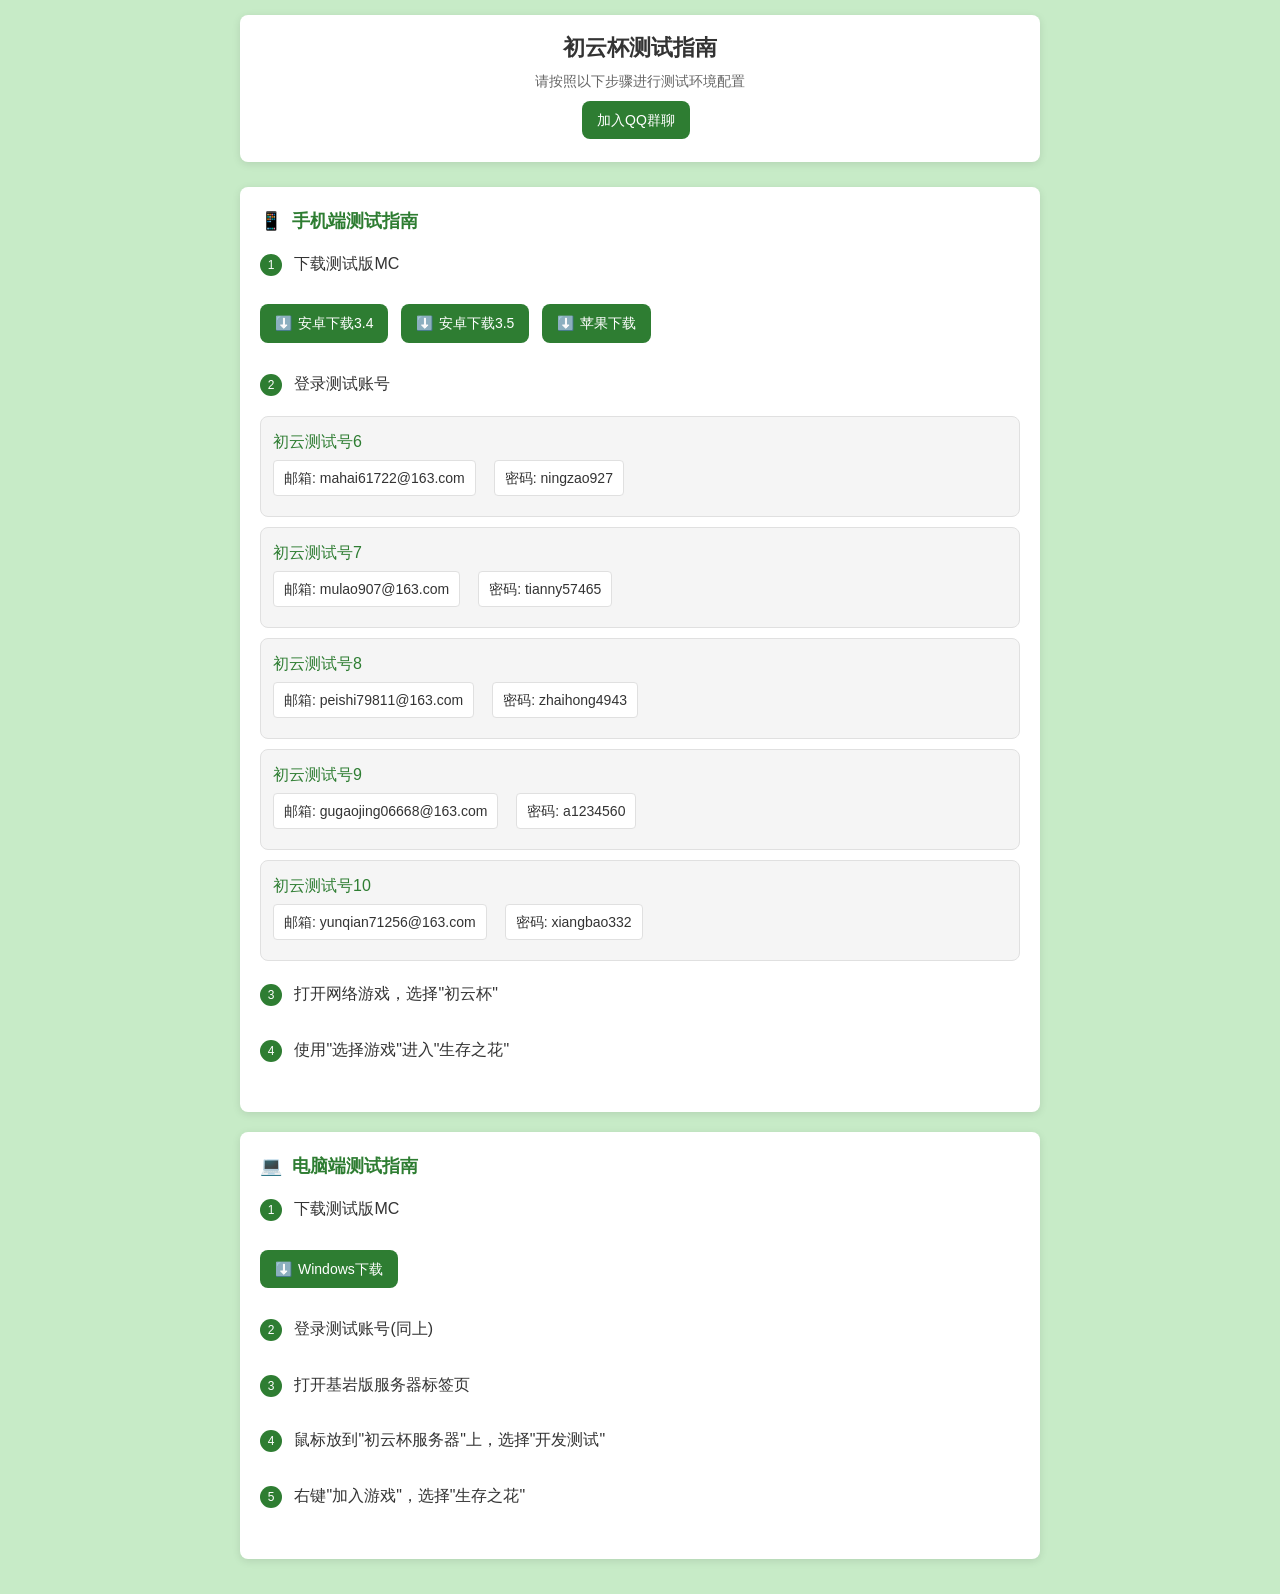
<file: mc初云杯内测.html>
<!DOCTYPE html>
<html lang="zh-CN">
<head>
    <meta charset="UTF-8">
    <meta name="viewport" content="width=device-width, initial-scale=1.0">
    <title>初云杯测试指南 - 西瓜云</title>
    <style>
        :root {
            --primary-color: #C7EBC7;
            --bg-color: #ffffff;
            --text-color: #333333;
            --secondary-text: #666666;
            --border-color: #e0e0e0;
            --border-radius: 8px;
            --shadow: 0 2px 8px rgba(0, 0, 0, 0.1);
        }

        * {
            box-sizing: border-box;
            margin: 0;
            padding: 0;
        }

        body {
            font-family: -apple-system, BlinkMacSystemFont, "Segoe UI", Roboto, Helvetica, Arial, sans-serif;
            line-height: 1.6;
            color: var(--text-color);
            background-color: var(--primary-color);
            padding: 15px;
            -webkit-font-smoothing: antialiased;
        }

        .container {
            max-width: 800px;
            margin: 0 auto;
        }

        header {
            text-align: center;
            margin-bottom: 25px;
            padding: 15px;
            background-color: var(--bg-color);
            border-radius: var(--border-radius);
            box-shadow: var(--shadow);
        }

        h1 {
            font-size: 22px;
            font-weight: 600;
            color: var(--text-color);
            margin-bottom: 5px;
        }

        .subtitle {
            color: var(--secondary-text);
            font-size: 14px;
        }

        .card {
            background-color: var(--bg-color);
            border-radius: var(--border-radius);
            padding: 20px;
            margin-bottom: 20px;
            box-shadow: var(--shadow);
        }

        .card-title {
            font-size: 18px;
            font-weight: 600;
            margin-bottom: 15px;
            display: flex;
            align-items: center;
            color: #2e7d32;
        }

        .card-title .icon {
            margin-right: 10px;
        }

        .step {
            margin-bottom: 20px;
        }

        .step-number {
            display: inline-block;
            width: 22px;
            height: 22px;
            background-color: #2e7d32;
            color: white;
            border-radius: 50%;
            text-align: center;
            line-height: 22px;
            font-size: 12px;
            margin-right: 8px;
        }

        .step-title {
            font-weight: 500;
            font-size: 16px;
            margin-bottom: 10px;
            display: inline-block;
        }

        .download-btn {
            display: inline-flex;
            align-items: center;
            background-color: #2e7d32;
            color: white;
            padding: 8px 15px;
            border-radius: var(--border-radius);
            text-decoration: none;
            font-weight: 500;
            margin: 8px 8px 8px 0;
            transition: all 0.2s;
            font-size: 14px;
        }

        .download-btn:hover {
            background-color: #1b5e20;
            transform: scale(1.02);
        }

        .download-btn .icon {
            margin-right: 6px;
        }

        .account-list {
            margin-top: 10px;
        }

        .account-item {
            background-color: #f5f5f5;
            border-radius: var(--border-radius);
            padding: 12px;
            margin-bottom: 10px;
            position: relative;
            transition: all 0.2s;
            border: 1px solid var(--border-color);
        }

        .account-info {
            display: flex;
            flex-wrap: wrap;
            gap: 10px;
        }

        .account-label {
            font-weight: 500;
            margin-bottom: 5px;
            color: #2e7d32;
        }

        .copyable {
            padding: 6px 10px;
            background-color: white;
            border-radius: 4px;
            border: 1px solid var(--border-color);
            margin-right: 8px;
            margin-bottom: 8px;
            cursor: pointer;
            transition: all 0.2s;
            position: relative;
            font-size: 14px;
            display: inline-flex;
            align-items: center;
        }

        .copyable:hover {
            background-color: #e8f5e9;
        }

        .copyable:active {
            transform: scale(0.98);
        }

        .copyable::after {
            content: "点击复制";
            position: absolute;
            right: -60px;
            top: 50%;
            transform: translateY(-50%);
            font-size: 12px;
            color: var(--secondary-text);
            opacity: 0;
            transition: opacity 0.2s;
            white-space: nowrap;
        }

        .copyable:hover::after {
            opacity: 1;
        }

        .copied-notice {
            position: fixed;
            bottom: 20px;
            left: 50%;
            transform: translateX(-50%);
            background-color: rgba(0, 0, 0, 0.7);
            color: white;
            padding: 8px 16px;
            border-radius: var(--border-radius);
            font-size: 14px;
            opacity: 0;
            transition: opacity 0.3s;
            z-index: 100;
            pointer-events: none;
        }

        .show-notice {
            opacity: 1;
        }

        @media (max-width: 600px) {
            body {
                padding: 10px;
            }

            .card {
                padding: 15px;
            }

            .card-title {
                font-size: 16px;
            }

            .step-title {
                font-size: 14px;
            }

            .download-btn {
                font-size: 13px;
                padding: 6px 12px;
            }

            .copyable {
                font-size: 13px;
                padding: 5px 8px;
            }

            .copyable::after {
                display: none;
            }
        }
    </style>
</head>
<body>
    <div class="container">
        <header>
            <h1>初云杯测试指南</h1>
            <p class="subtitle">请按照以下步骤进行测试环境配置</p>
            <a href="https://qm.qq.com/q/baEquo2ize" target="_blank" class="download-btn" onclick="copyLink(event, 'https://qm.qq.com/q/baEquo2ize')">
                <span>加入QQ群聊</span>
            </a>
        </header>

        <div class="card">
            <div class="card-title">
                <span class="icon">📱</span>
                <span>手机端测试指南</span>
            </div>

            <div class="step">
                <div>
                    <span class="step-number">1</span>
                    <span class="step-title">下载测试版MC</span>
                </div>
                <div style="margin-top: 10px;">
                    <a href="https://g79.gdl.netease.com/dev_launcher_3.4.201.274956.apk?key1=c120705b0e645d77422238d4e7dc01ee&key2=68cce512" target="_blank" class="download-btn" onclick="copyLink(event, 'https://g79.gdl.netease.com/dev_launcher_3.4.201.274956.apk?key1=c120705b0e645d77422238d4e7dc01ee&key2=68cce512')">
                        <span class="icon">⬇️</span>
                        <span>安卓下载3.4</span>
                    </a>
                    <a href="https://g79.gdl.netease.com/dev_launcher_3.5.100.278638.apk?key1=8908d862bfd8d7b4f4492510d5dc2c5a&key2=68cce5a8" target="_blank" class="download-btn" onclick="copyLink(event, 'https://g79.gdl.netease.com/dev_launcher_3.5.100.278638.apk?key1=8908d862bfd8d7b4f4492510d5dc2c5a&key2=68cce5a8')">
                        <span class="icon">⬇️</span>
                        <span>安卓下载3.5</span>
                    </a>
                    <a href="https://testflight.apple.com/join/mOxZm1dD" target="_blank" class="download-btn" onclick="copyLink(event, 'https://testflight.apple.com/join/mOxZm1dD')">
                        <span class="icon">⬇️</span>
                        <span>苹果下载</span>
                    </a>
                </div>
            </div>

            <div class="step">
                <div>
                    <span class="step-number">2</span>
                    <span class="step-title">登录测试账号</span>
                </div>
                <div class="account-list">
                    <div class="account-item">
                        <div class="account-label">初云测试号6</div>
                        <div class="account-info">
                            <span class="copyable" onclick="copyToClipboard('mahai61722@163.com')">邮箱: mahai61722@163.com</span>
                            <span class="copyable" onclick="copyToClipboard('ningzao927')">密码: ningzao927</span>
                        </div>
                    </div>
                    <div class="account-item">
                        <div class="account-label">初云测试号7</div>
                        <div class="account-info">
                            <span class="copyable" onclick="copyToClipboard('mulao907@163.com')">邮箱: mulao907@163.com</span>
                            <span class="copyable" onclick="copyToClipboard('tianny57465')">密码: tianny57465</span>
                        </div>
                    </div>
                    <div class="account-item">
                        <div class="account-label">初云测试号8</div>
                        <div class="account-info">
                            <span class="copyable" onclick="copyToClipboard('peishi79811@163.com')">邮箱: peishi79811@163.com</span>
                            <span class="copyable" onclick="copyToClipboard('zhaihong4943')">密码: zhaihong4943</span>
                        </div>
                    </div>
                    <div class="account-item">
                        <div class="account-label">初云测试号9</div>
                        <div class="account-info">
                            <span class="copyable" onclick="copyToClipboard('gugaojing06668@163.com')">邮箱: gugaojing06668@163.com</span>
                            <span class="copyable" onclick="copyToClipboard('a1234560')">密码: a1234560</span>
                        </div>
                    </div>
                    <div class="account-item">
                        <div class="account-label">初云测试号10</div>
                        <div class="account-info">
                            <span class="copyable" onclick="copyToClipboard('yunqian71256@163.com')">邮箱: yunqian71256@163.com</span>
                            <span class="copyable" onclick="copyToClipboard('xiangbao332')">密码: xiangbao332</span>
                        </div>
                    </div>
                </div>
            </div>

            <div class="step">
                <span class="step-number">3</span>
                <span class="step-title">打开网络游戏，选择"初云杯"</span>
            </div>

            <div class="step">
                <span class="step-number">4</span>
                <span class="step-title">使用"选择游戏"进入"生存之花"</span>
            </div>
        </div>

        <div class="card">
            <div class="card-title">
                <span class="icon">💻</span>
                <span>电脑端测试指南</span>
            </div>

            <div class="step">
                <div>
                    <span class="step-number">1</span>
                    <span class="step-title">下载测试版MC</span>
                </div>
                <div style="margin-top: 10px;">
                    <a href="https://adl.netease.com/d/g/mc/c/dev" target="_blank" class="download-btn" onclick="copyLink(event, 'https://adl.netease.com/d/g/mc/c/dev')">
                        <span class="icon">⬇️</span>
                        <span>Windows下载</span>
                    </a>
                </div>
            </div>

            <div class="step">
                <div>
                    <span class="step-number">2</span>
                    <span class="step-title">登录测试账号(同上)</span>
                </div>
            </div>

            <div class="step">
                <span class="step-number">3</span>
                <span class="step-title">打开基岩版服务器标签页</span>
            </div>

            <div class="step">
                <span class="step-number">4</span>
                <span class="step-title">鼠标放到"初云杯服务器"上，选择"开发测试"</span>
            </div>

            <div class="step">
                <span class="step-number">5</span>
                <span class="step-title">右键"加入游戏"，选择"生存之花"</span>
            </div>
        </div>
    </div>

    <div class="copied-notice" id="copiedNotice">已复制到剪贴板</div>

    <script>
        function copyToClipboard(text) {
            navigator.clipboard.writeText(text).then(() => {
                showNotice();
            });
        }

        function copyLink(event, link) {
            event.preventDefault();
            navigator.clipboard.writeText(link).then(() => {
                showNotice();
                // 延迟跳转以确保复制完成
                setTimeout(() => {
                    window.open(link, '_blank');
                }, 100);
            });
        }

        function showNotice() {
            const notice = document.getElementById('copiedNotice');
            notice.classList.add('show-notice');
            setTimeout(() => {
                notice.classList.remove('show-notice');
            }, 2000);
        }
    </script>
</body>
</html>
</file>
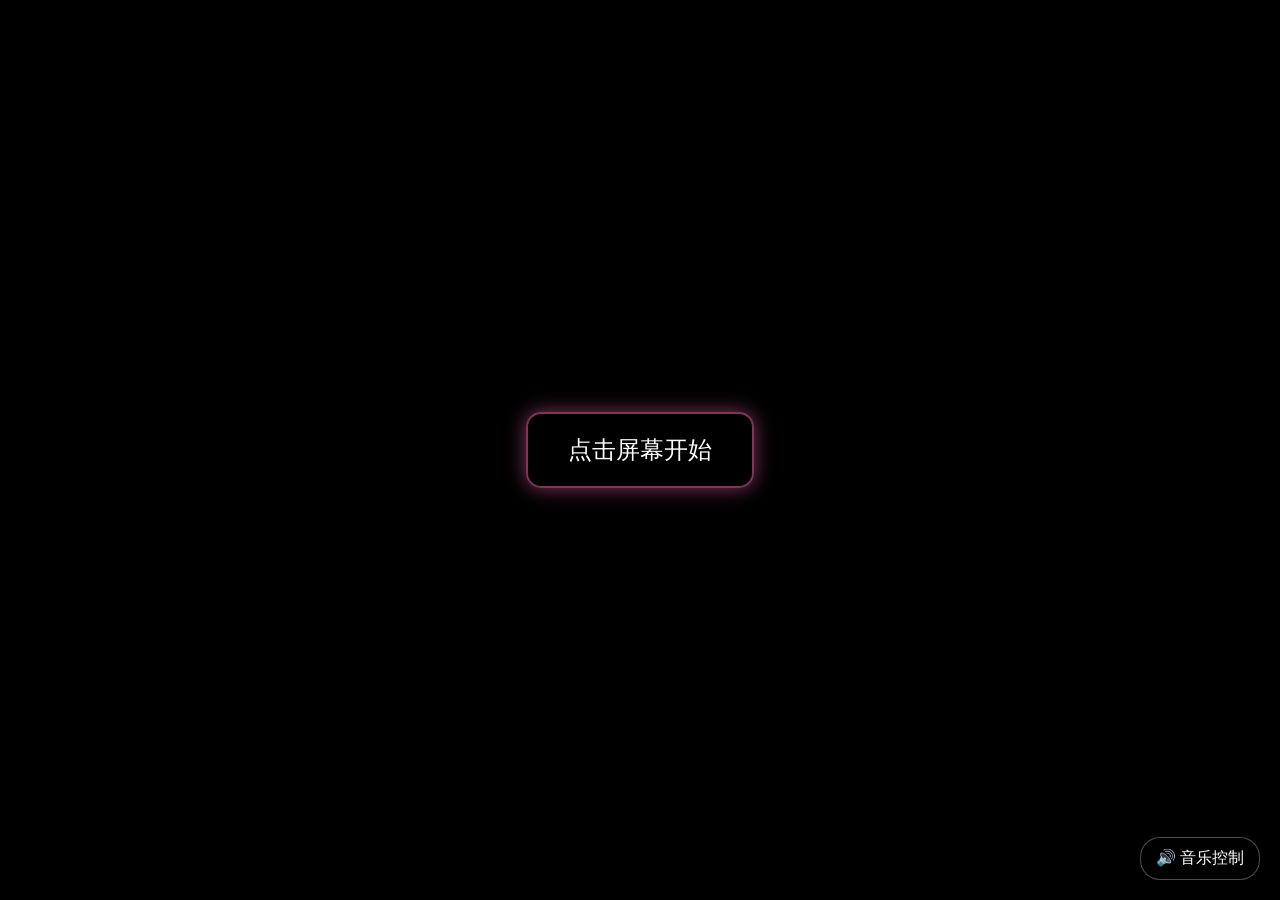
<file: 文本显示.html>
<!DOCTYPE html>
<html lang="zh-CN">
<head>
    <meta charset="UTF-8">
    <meta name="viewport" content="width=device-width, initial-scale=1.0">
    <title>爱心文本与烟花背景</title>
    <style>
        * {
            margin: 0;
            padding: 0;
            box-sizing: border-box;
        }
        
        body {
            background-color: #000;
            overflow: hidden;
            width: 100vw;
            height: 100vh;
            font-family: 'Arial', sans-serif;
            cursor: pointer;
        }
        
        canvas {
            position: absolute;
            top: 0;
            left: 0;
            width: 100%;
            height: 100%;
        }
        
        #fireworksCanvas {
            z-index: 1;
        }
        
        #heartCanvas {
            z-index: 2;
        }
        
        #textCanvas {
            z-index: 3;
        }
        
        .start-message {
            position: absolute;
            top: 50%;
            left: 50%;
            transform: translate(-50%, -50%);
            color: white;
            font-size: 24px;
            text-align: center;
            z-index: 10;
            background: rgba(0, 0, 0, 0.7);
            padding: 20px 40px;
            border-radius: 15px;
            pointer-events: none;
            box-shadow: 0 0 20px rgba(255, 105, 180, 0.5);
            border: 2px solid rgba(255, 105, 180, 0.5);
        }
        
        .audio-control {
            position: absolute;
            bottom: 20px;
            right: 20px;
            z-index: 10;
            background: rgba(0, 0, 0, 0.7);
            color: white;
            padding: 10px 15px;
            border-radius: 20px;
            cursor: pointer;
            border: 1px solid rgba(255, 255, 255, 0.3);
        }
    </style>
</head>
<body>
    <div class="start-message">点击屏幕开始</div>
    <div class="audio-control">🔊 音乐控制</div>
    <canvas id="fireworksCanvas"></canvas>
    <canvas id="heartCanvas"></canvas>
    <canvas id="textCanvas"></canvas>
    
    <audio id="bgMusic" loop>
        <source src="https://music.163.com/song/media/outer/url?id=431791474.mp3" type="audio/mpeg">
    </audio>

    <script>
        // 全局变量
        let animationStarted = false;
        let bgMusic = document.getElementById('bgMusic');
        let audioControl = document.querySelector('.audio-control');
        let audioContext;
        
        // 初始化音频
        function initAudio() {
            try {
                audioContext = new (window.AudioContext || window.webkitAudioContext)();
            } catch (e) {
                console.log("Web Audio API is not supported in this browser");
            }
        }
        
        // 烟花爆炸音效
        function playFireworkSound() {
            if (!audioContext) return;
            
            const oscillator = audioContext.createOscillator();
            const gainNode = audioContext.createGain();
            
            oscillator.connect(gainNode);
            gainNode.connect(audioContext.destination);
            
            oscillator.type = 'sine';
            
            // 模拟烟花爆炸声
            oscillator.frequency.setValueAtTime(200, audioContext.currentTime);
            oscillator.frequency.setValueAtTime(150, audioContext.currentTime + 0.1);
            oscillator.frequency.setValueAtTime(100, audioContext.currentTime + 0.2);
            
            gainNode.gain.setValueAtTime(0, audioContext.currentTime);
            gainNode.gain.linearRampToValueAtTime(0.3, audioContext.currentTime + 0.05);
            gainNode.gain.exponentialRampToValueAtTime(0.01, audioContext.currentTime + 0.5);
            
            oscillator.start(audioContext.currentTime);
            oscillator.stop(audioContext.currentTime + 0.5);
        }
        
        // 启动动画
        function startAnimation() {
            if (animationStarted) return;
            animationStarted = true;
            
            // 隐藏开始消息
            document.querySelector('.start-message').style.display = 'none';
            
            // 播放背景音乐
            bgMusic.play().catch(e => {
                console.log("自动播放被阻止，需要用户交互");
            });
            
            // 初始化音频（在用户交互后）
            initAudio();
            
            // 启动爱心动画
            startHeartAnimation();
        }
        
        // 点击页面开始动画
        document.addEventListener('click', startAnimation);
        document.addEventListener('touchstart', startAnimation);
        
        // 音乐控制
        audioControl.addEventListener('click', function() {
            if (bgMusic.paused) {
                bgMusic.play();
                this.innerHTML = '🔊 音乐开启';
            } else {
                bgMusic.pause();
                this.innerHTML = '🔈 音乐关闭';
            }
        });
        
        // 烟花背景效果
        function startFireworks() {
            const canvas = document.getElementById('fireworksCanvas');
            const ctx = canvas.getContext('2d');
            
            // 设置Canvas尺寸
            canvas.width = window.innerWidth;
            canvas.height = window.innerHeight;
            
            // 烟花粒子类
            class Particle {
                constructor(x, y, color, velocity, size, decay = 0.02) {
                    this.x = x;
                    this.y = y;
                    this.color = color;
                    this.velocity = velocity;
                    this.size = size;
                    this.alpha = 1;
                    this.decay = decay;
                    this.life = 1.0;
                }
                
                update() {
                    this.velocity.y += 0.05;
                    this.x += this.velocity.x;
                    this.y += this.velocity.y;
                    this.life -= this.decay;
                    this.alpha = this.life;
                    this.size *= 0.99;
                    
                    return this.life > 0;
                }
                
                draw() {
                    ctx.save();
                    ctx.globalAlpha = this.alpha;
                    ctx.fillStyle = this.color;
                    ctx.beginPath();
                    ctx.arc(this.x, this.y, this.size, 0, Math.PI * 2);
                    ctx.fill();
                    ctx.restore();
                }
            }
            
            // 烟花类
            class Firework {
                constructor() {
                    this.color = `hsl(${Math.random() * 360}, 100%, 60%)`;
                    this.x = Math.random() * canvas.width;
                    this.y = canvas.height;
                    this.targetY = canvas.height * (0.2 + Math.random() * 0.4);
                    this.speed = 8 + Math.random() * 5;
                    this.velocity = {
                        x: 0,
                        y: -this.speed
                    };
                    this.size = 2;
                    this.particles = [];
                    this.exploded = false;
                    this.explosionTime = 0;
                    this.maxExplosionTime = 2.0;
                }
                
                update() {
                    if (!this.exploded) {
                        this.x += this.velocity.x;
                        this.y += this.velocity.y;
                        
                        if (this.y <= this.targetY) {
                            this.explode();
                        }
                    } else {
                        for (let i = this.particles.length - 1; i >= 0; i--) {
                            const isAlive = this.particles[i].update();
                            if (!isAlive) {
                                this.particles.splice(i, 1);
                            }
                        }
                        
                        this.explosionTime += 0.016;
                    }
                }
                
                draw() {
                    if (!this.exploded) {
                        ctx.fillStyle = this.color;
                        ctx.beginPath();
                        ctx.arc(this.x, this.y, this.size, 0, Math.PI * 2);
                        ctx.fill();
                    } else {
                        for (const particle of this.particles) {
                            particle.draw();
                        }
                    }
                }
                
                drawTrail() {
                    ctx.fillStyle = this.color;
                    ctx.globalAlpha = 0.3;
                    ctx.beginPath();
                    ctx.arc(this.x, this.y, this.size * 0.7, 0, Math.PI * 2);
                    ctx.fill();
                    ctx.globalAlpha = 1;
                }
                
                explode() {
                    this.exploded = true;
                    
                    // 播放烟花爆炸音效
                    playFireworkSound();
                    
                    const particleCount = 70 + Math.floor(Math.random() * 100);
                    
                    for (let i = 0; i < particleCount; i++) {
                        const velocity = {
                            x: (Math.random() - 0.5) * 8,
                            y: (Math.random() - 0.5) * 8
                        };
                        const size = Math.random() * 3 + 1;
                        const decay = 0.02;
                        
                        const hueShift = (Math.random() - 0.5) * 60;
                        const colorHue = (parseInt(this.color.split('(')[1].split(',')[0]) + hueShift) % 360;
                        const color = `hsl(${colorHue}, 100%, ${60 + Math.random() * 20}%)`;
                        
                        this.particles.push(new Particle(this.x, this.y, color, velocity, size, decay));
                    }
                }
                
                isDone() {
                    return this.exploded && (this.explosionTime >= this.maxExplosionTime || this.particles.length === 0);
                }
            }
            
            let fireworks = [];
            
            function autoLaunchFireworks() {
                setTimeout(() => {
                    const count = 1 + Math.floor(Math.random() * 2);
                    for (let i = 0; i < count; i++) {
                        fireworks.push(new Firework());
                    }
                    autoLaunchFireworks();
                }, 500 + Math.random() * 500);
            }
            
            function animate() {
                ctx.fillStyle = 'rgba(0, 0, 0, 0.1)';
                ctx.fillRect(0, 0, canvas.width, canvas.height);
                
                for (let i = fireworks.length - 1; i >= 0; i--) {
                    fireworks[i].update();
                    fireworks[i].draw();
                    
                    if (fireworks[i].isDone()) {
                        fireworks.splice(i, 1);
                    }
                }
                
                requestAnimationFrame(animate);
            }
            
            // 启动烟花
            autoLaunchFireworks();
            animate();
            
            // 窗口大小调整
            window.addEventListener('resize', function() {
                canvas.width = window.innerWidth;
                canvas.height = window.innerHeight;
            });
        }
        
        // 爱心动画
        function startHeartAnimation() {
            var canvas = document.getElementById('heartCanvas');
            var ctx = canvas.getContext('2d');
            
            // 设置Canvas尺寸
            canvas.width = window.innerWidth;
            canvas.height = window.innerHeight;
            
            // 爱心粒子设置
            var settings = {
                particles: {
                    length: 500,
                    duration: 2,
                    velocity: 100,
                    effect: -0.75,
                    size: 30,
                },
            };
            
            // Point类
            var Point = (function() {
                function Point(x, y) {
                    this.x = (typeof x !== 'undefined') ? x : 0;
                    this.y = (typeof y !== 'undefined') ? y : 0;
                }
                Point.prototype.clone = function() {
                    return new Point(this.x, this.y);
                };
                Point.prototype.length = function(length) {
                    if (typeof length == 'undefined')
                        return Math.sqrt(this.x * this.x + this.y * this.y);
                    this.normalize();
                    this.x *= length;
                    this.y *= length;
                    return this;
                };
                Point.prototype.normalize = function() {
                    var length = this.length();
                    this.x /= length;
                    this.y /= length;
                    return this;
                };
                return Point;
            })();
            
            // Particle类
            var Particle = (function() {
                function Particle() {
                    this.position = new Point();
                    this.velocity = new Point();
                    this.acceleration = new Point();
                    this.age = 0;
                }
                Particle.prototype.initialize = function(x, y, dx, dy) {
                    this.position.x = x;
                    this.position.y = y;
                    this.velocity.x = dx;
                    this.velocity.y = dy;
                    this.acceleration.x = dx * settings.particles.effect;
                    this.acceleration.y = dy * settings.particles.effect;
                    this.age = 0;
                };
                Particle.prototype.update = function(deltaTime) {
                    this.position.x += this.velocity.x * deltaTime;
                    this.position.y += this.velocity.y * deltaTime;
                    this.velocity.x += this.acceleration.x * deltaTime;
                    this.velocity.y += this.acceleration.y * deltaTime;
                    this.age += deltaTime;
                };
                Particle.prototype.draw = function(context, image) {
                    function ease(t) {
                        return (--t) * t * t + 1;
                    }
                    var size = image.width * ease(this.age / settings.particles.duration);
                    context.globalAlpha = 1 - this.age / settings.particles.duration;
                    context.drawImage(image, this.position.x - size / 2, this.position.y - size / 2, size, size);
                };
                return Particle;
            })();
            
            // ParticlePool类
            var ParticlePool = (function() {
                var particles,
                    firstActive = 0,
                    firstFree = 0,
                    duration = settings.particles.duration;
                
                function ParticlePool(length) {
                    particles = new Array(length);
                    for (var i = 0; i < particles.length; i++)
                        particles[i] = new Particle();
                }
                ParticlePool.prototype.add = function(x, y, dx, dy) {
                    particles[firstFree].initialize(x, y, dx, dy);
                    
                    firstFree++;
                    if (firstFree == particles.length) firstFree = 0;
                    if (firstActive == firstFree) firstActive++;
                    if (firstActive == particles.length) firstActive = 0;
                };
                ParticlePool.prototype.update = function(deltaTime) {
                    var i;
                    
                    if (firstActive < firstFree) {
                        for (i = firstActive; i < firstFree; i++)
                            particles[i].update(deltaTime);
                    }
                    if (firstFree < firstActive) {
                        for (i = firstActive; i < particles.length; i++)
                            particles[i].update(deltaTime);
                        for (i = 0; i < firstFree; i++)
                            particles[i].update(deltaTime);
                    }
                    
                    while (particles[firstActive].age >= duration && firstActive != firstFree) {
                        firstActive++;
                        if (firstActive == particles.length) firstActive = 0;
                    }
                };
                ParticlePool.prototype.draw = function(context, image) {
                    if (firstActive < firstFree) {
                        for (i = firstActive; i < firstFree; i++)
                            particles[i].draw(context, image);
                    }
                    if (firstFree < firstActive) {
                        for (i = firstActive; i < particles.length; i++)
                            particles[i].draw(context, image);
                        for (i = 0; i < firstFree; i++)
                            particles[i].draw(context, image);
                    }
                };
                return ParticlePool;
            })();
            
            // 爱心形状函数
            function pointOnHeart(t) {
                return new Point(
                    160 * Math.pow(Math.sin(t), 3),
                    130 * Math.cos(t) - 50 * Math.cos(2 * t) - 20 * Math.cos(3 * t) - 10 * Math.cos(4 * t) + 25
                );
            }
            
            // 创建粒子图像
            var image = (function() {
                var canvas = document.createElement('canvas'),
                    context = canvas.getContext('2d');
                canvas.width = settings.particles.size;
                canvas.height = settings.particles.size;
                
                function to(t) {
                    var point = pointOnHeart(t);
                    point.x = settings.particles.size / 2 + point.x * settings.particles.size / 350;
                    point.y = settings.particles.size / 2 - point.y * settings.particles.size / 350;
                    return point;
                }
                
                context.beginPath();
                var t = -Math.PI;
                var point = to(t);
                context.moveTo(point.x, point.y);
                while (t < Math.PI) {
                    t += 0.01;
                    point = to(t);
                    context.lineTo(point.x, point.y);
                }
                context.closePath();
                context.fillStyle = '#ea80b0';
                context.fill();
                
                var image = new Image();
                image.src = canvas.toDataURL();
                return image;
            })();
            
            // 初始化粒子池
            var particles = new ParticlePool(settings.particles.length);
            var particleRate = settings.particles.length / settings.particles.duration;
            var time;
            var heartOpacity = 1;
            var isFading = false;
            
            // 渲染函数
            function render() {
                requestAnimationFrame(render);
                
                var newTime = new Date().getTime() / 1000,
                    deltaTime = newTime - (time || newTime);
                time = newTime;
                
                // 清除画布
                ctx.clearRect(0, 0, canvas.width, canvas.height);
                
                // 创建新粒子
                var amount = particleRate * deltaTime;
                for (var i = 0; i < amount; i++) {
                    var pos = pointOnHeart(Math.PI - 2 * Math.PI * Math.random());
                    var dir = pos.clone().length(settings.particles.velocity);
                    particles.add(canvas.width / 2 + pos.x, canvas.height / 2 - pos.y, dir.x, -dir.y);
                }
                
                // 更新和绘制粒子
                particles.update(deltaTime);
                
                // 如果正在淡出，减少透明度
                if (isFading && heartOpacity > 0) {
                    heartOpacity -= 0.01;
                    ctx.globalAlpha = heartOpacity;
                }
                
                particles.draw(ctx, image);
                ctx.globalAlpha = 1;
            }
            
            // 淡出爱心
            function fadeHeart() {
                isFading = true;
                
                // 5秒后完全隐藏爱心
                setTimeout(() => {
                    canvas.style.display = 'none';
                }, 500);
            }
            
            // 开始渲染
            canvas.width = canvas.clientWidth;
            canvas.height = canvas.clientHeight;
            render();
            
            // 5秒后开始淡出爱心并启动文本动画和烟花
            setTimeout(() => {
                fadeHeart();
                startTextAnimation();
                startFireworks(); // 在文本动画开始时启动烟花
            }, 5000);
            
            // 窗口大小调整
            window.onresize = function() {
                canvas.width = canvas.clientWidth;
                canvas.height = canvas.clientHeight;
            };
        }
        
        // 文本动画
        function startTextAnimation() {
            const canvas = document.getElementById('textCanvas');
            const ctx = canvas.getContext('2d');
            
            // 设置Canvas尺寸
            canvas.width = window.innerWidth;
            canvas.height = window.innerHeight;
            
            // 粒子类
            class Particle {
                constructor(x, y, color, size, speedX, speedY) {
                    this.x = x;
                    this.y = y;
                    this.originX = x;
                    this.originY = y;
                    this.color = color;
                    this.size = size;
                    this.speedX = speedX || 0;
                    this.speedY = speedY || 0;
                    this.friction = 0.95;
                    this.ease = 0.1;
                    this.targetX = x;
                    this.targetY = y;
                    this.alpha = 1;
                }
                
                update() {
                    this.x += (this.targetX - this.x) * this.ease + this.speedX;
                    this.y += (this.targetY - this.y) * this.ease + this.speedY;
                    
                    this.speedX *= this.friction;
                    this.speedY *= this.friction;
                    
                    this.size = Math.max(0, this.size);
                }
                
                draw() {
                    ctx.beginPath();
                    ctx.fillStyle = this.color;
                    ctx.globalAlpha = this.alpha;
                    ctx.arc(this.x, this.y, this.size, 0, Math.PI * 2);
                    ctx.fill();
                }
            }
            
            // 文字粒子系统
            class TextParticleSystem {
                constructor() {
                    this.particles = [];
                    this.text = "";
                    this.textIndex = 0;
                    this.texts = [
                        "云云爱你哟❤",
                        "❤我会永远陪着你",
                        "愿你永远开心",
                        "幸福常伴你左右",
                        "健康快乐每一天",
                        "梦想成真",
                        "你是最棒的",
                        "未来可期",
                        "心想事成",
                        "万事如意",
                        "平安喜乐",
                        "前程似锦",
                        "好运连连",
                        "笑口常开",
                        "青春永驻"
                    ];
                    this.changeTextTimeout = null;
                    this.isChanging = false;
                }
                
                init(text) {
                    this.text = text;
                    this.particles = [];
                    
                    // 创建文字粒子
                    const fontSize = Math.min(canvas.width * 0.08, 80);
                    ctx.font = `bold ${fontSize}px Arial`;
                    ctx.textAlign = "center";
                    ctx.textBaseline = "middle";
                    
                    const textWidth = ctx.measureText(text).width;
                    const x = canvas.width / 2;
                    const y = canvas.height / 2;
                    
                    // 获取文字像素数据
                    const tempCanvas = document.createElement('canvas');
                    const tempCtx = tempCanvas.getContext('2d');
                    tempCanvas.width = textWidth + 20;
                    tempCanvas.height = fontSize + 20;
                    tempCtx.font = `bold ${fontSize}px Arial`;
                    tempCtx.textAlign = "center";
                    tempCtx.textBaseline = "middle";
                    tempCtx.fillStyle = "white";
                    tempCtx.fillText(text, tempCanvas.width / 2, tempCanvas.height / 2);
                    
                    const imageData = tempCtx.getImageData(0, 0, tempCanvas.width, tempCanvas.height);
                    const data = imageData.data;
                    
                    // 创建粒子
                    const particleSize = 1.5;
                    const gap = 2;
                    
                    for (let i = 0; i < tempCanvas.width; i += gap) {
                        for (let j = 0; j < tempCanvas.height; j += gap) {
                            const index = (j * tempCanvas.width + i) * 4;
                            if (data[index + 3] > 128) {
                                const px = x - textWidth / 2 + i;
                                const py = y - fontSize / 2 + j;
                                
                                const startX = Math.random() * canvas.width;
                                const startY = Math.random() * canvas.height;
                                
                                const hue = Math.random() * 60 + 300;
                                const saturation = 70 + Math.random() * 30;
                                const lightness = 50 + Math.random() * 30;
                                
                                this.particles.push(new Particle(
                                    startX, 
                                    startY, 
                                    `hsl(${hue}, ${saturation}%, ${lightness}%)`,
                                    particleSize + Math.random() * 1.5
                                ));
                                
                                this.particles[this.particles.length - 1].targetX = px;
                                this.particles[this.particles.length - 1].targetY = py;
                            }
                        }
                    }
                    
                    // 添加额外的随机粒子增加细节
                    const extraParticles = 500;
                    for (let i = 0; i < extraParticles; i++) {
                        const px = x - textWidth / 2 + Math.random() * textWidth;
                        const py = y - fontSize / 2 + Math.random() * fontSize;
                        
                        const startX = Math.random() * canvas.width;
                        const startY = Math.random() * canvas.height;
                        
                        const hue = Math.random() * 60 + 300;
                        const saturation = 70 + Math.random() * 30;
                        const lightness = 50 + Math.random() * 30;
                        
                        this.particles.push(new Particle(
                            startX, 
                            startY, 
                            `hsl(${hue}, ${saturation}%, ${lightness}%)`,
                            particleSize * 0.7 + Math.random() * 1
                        ));
                        
                        this.particles[this.particles.length - 1].targetX = px;
                        this.particles[this.particles.length - 1].targetY = py;
                    }
                }
                
                update() {
                    this.particles.forEach(particle => {
                        particle.update();
                    });
                }
                
                draw() {
                    this.particles.forEach(particle => {
                        particle.draw();
                    });
                }
                
                changeText() {
                    if (this.isChanging) return;
                    
                    this.isChanging = true;
                    
                    // 为所有粒子设置随机目标位置
                    this.particles.forEach(particle => {
                        particle.targetX = Math.random() * canvas.width;
                        particle.targetY = Math.random() * canvas.height;
                    });
                    
                    // 延迟后设置新文字
                    setTimeout(() => {
                        this.textIndex = (this.textIndex + 1) % this.texts.length;
                        this.init(this.texts[this.textIndex]);
                        this.isChanging = false;
                    }, 1000);
                }
                
                startTextCycle() {
                    // 初始化第一个文本
                    this.textIndex = 0;
                    this.init(this.texts[this.textIndex]);
                    
                    // 设置文字切换间隔
                    this.changeTextTimeout = setInterval(() => {
                        this.changeText();
                    }, 4000);
                }
            }
            
            // 初始化文本系统
            const textSystem = new TextParticleSystem();
            textSystem.startTextCycle();
            
            // 动画循环
            function animate() {
                // 清除画布
                ctx.fillStyle = 'rgba(0, 0, 0, 0.1)';
                ctx.fillRect(0, 0, canvas.width, canvas.height);
                
                // 更新和绘制文字
                textSystem.update();
                textSystem.draw();
                
                requestAnimationFrame(animate);
            }
            
            // 窗口大小调整
            window.addEventListener('resize', function() {
                canvas.width = window.innerWidth;
                canvas.height = window.innerHeight;
                textSystem.init(textSystem.text);
            });
            
            // 启动文本动画循环
            animate();
        }
    </script>
</body>
</html>
</file>
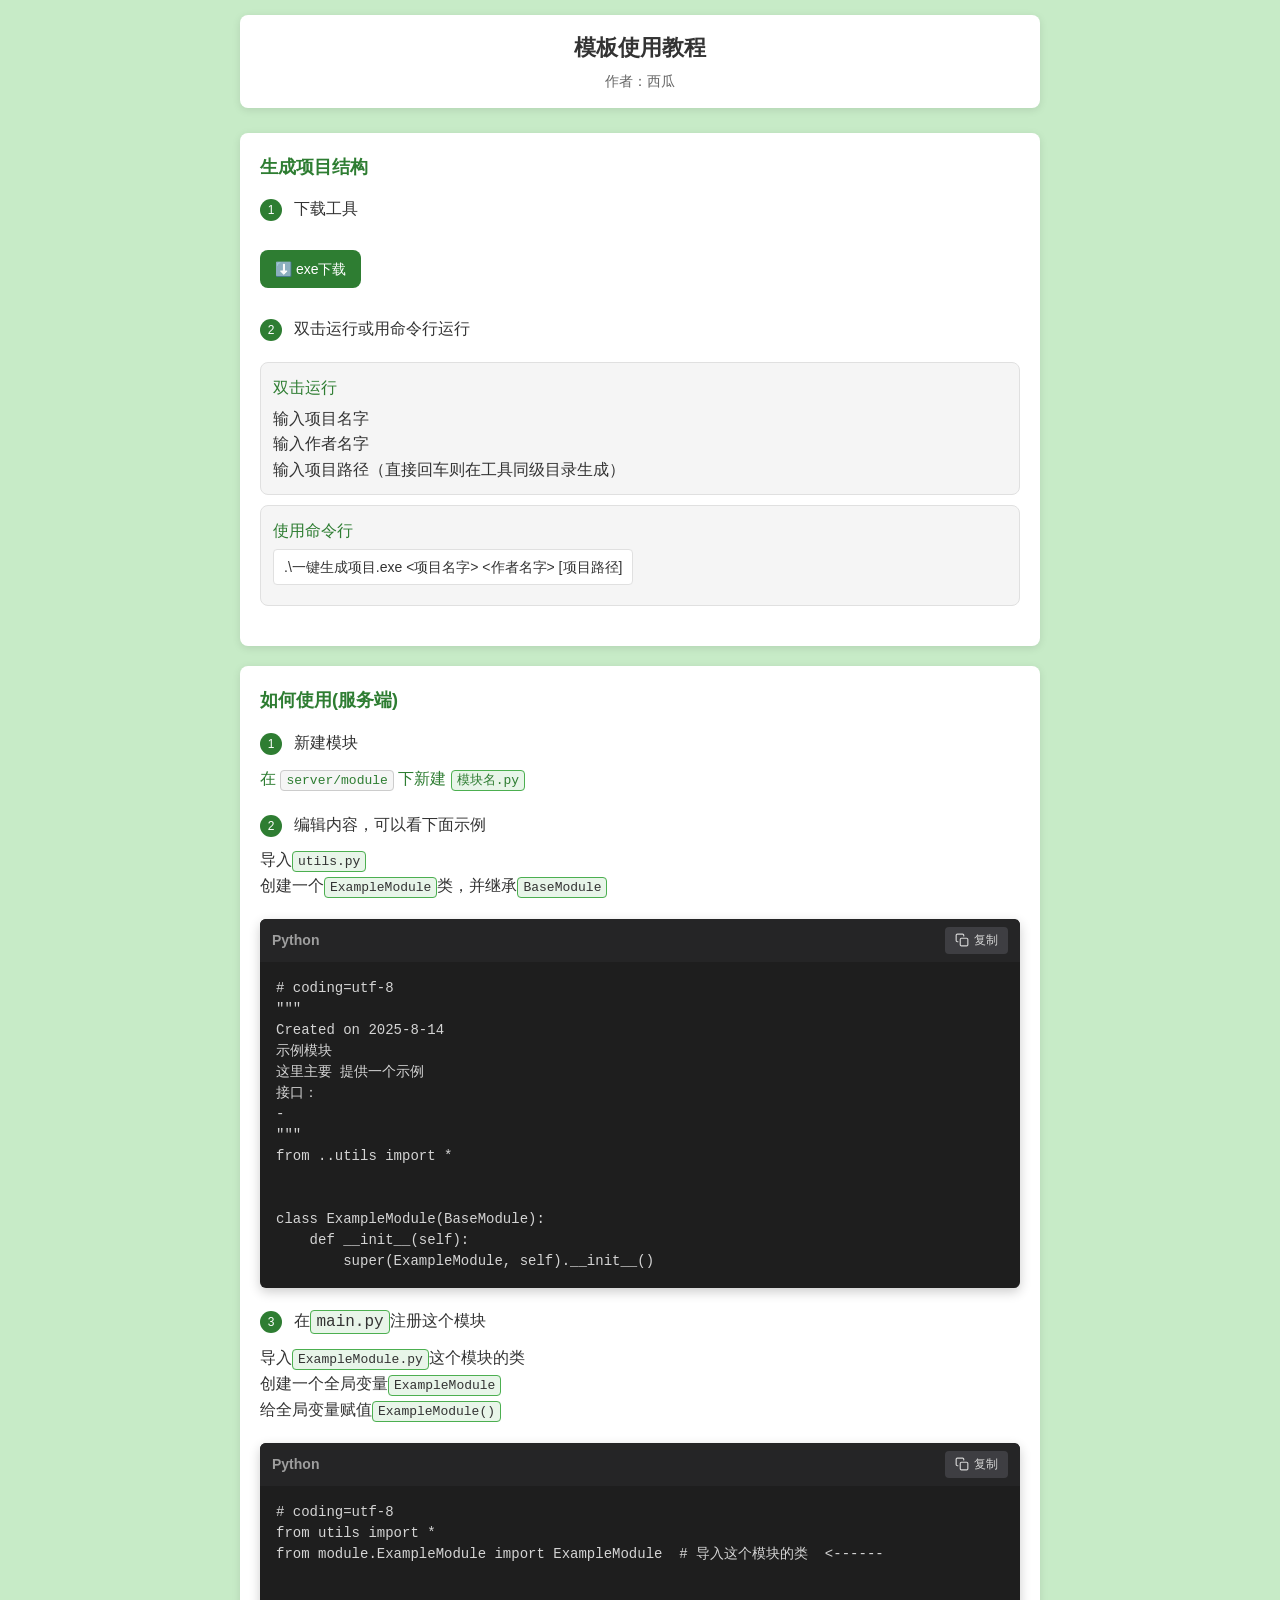
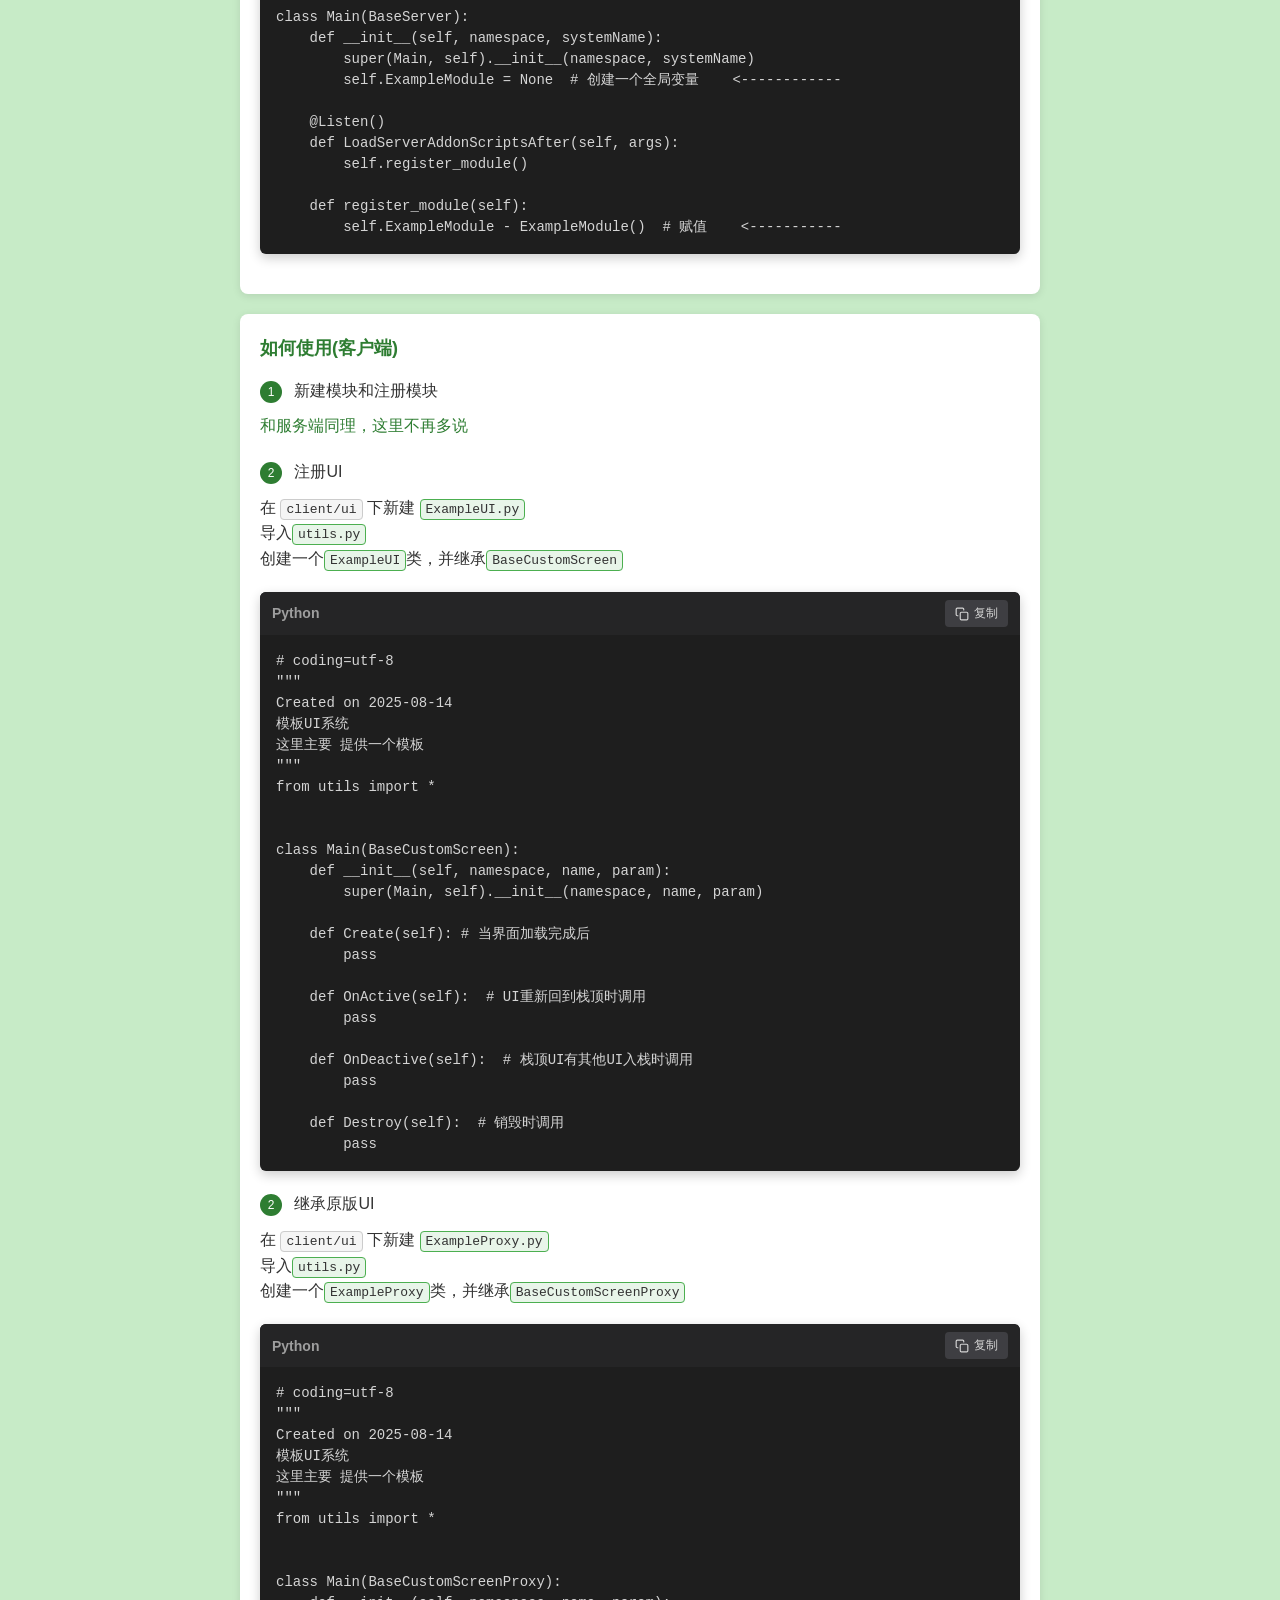
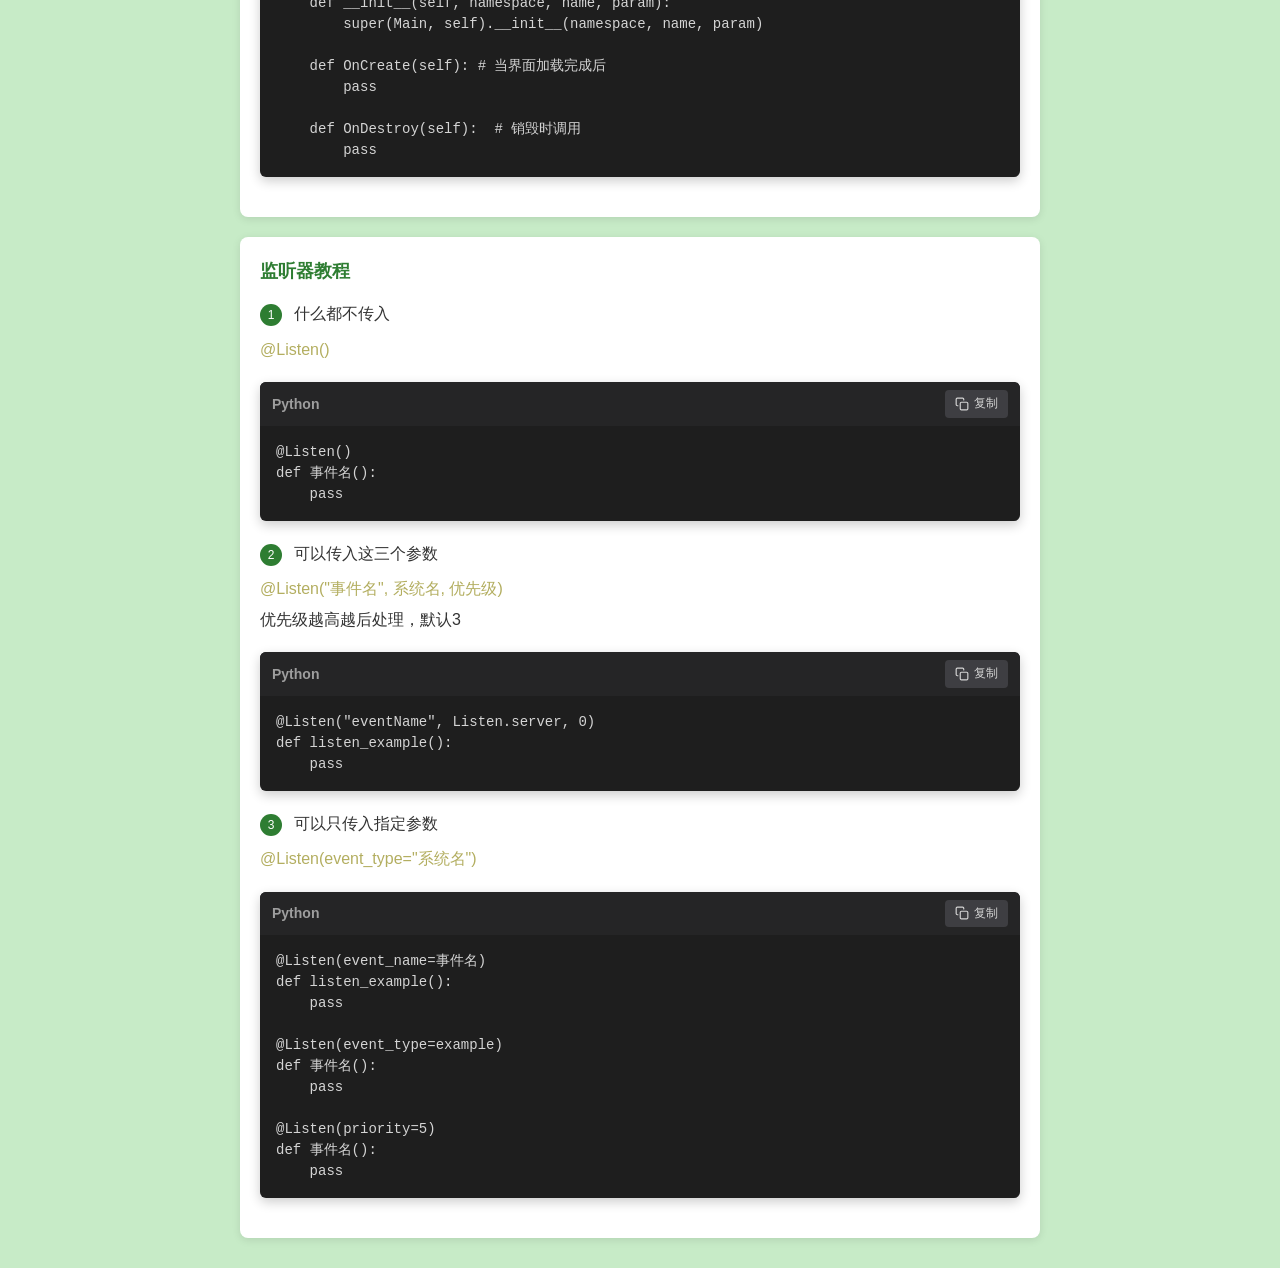
<file: 模板使用教程.html>
<!DOCTYPE html>
<html lang="zh-CN">
<head>
    <meta charset="UTF-8">
    <meta name="viewport" content="width=device-width, initial-scale=1.0">
    <title>模板使用教程</title>
    <style>
        :root {
            --primary-color: #C7EBC7;
            --bg-color: #ffffff;
            --text-color: #333333;
            --secondary-text: #666666;
            --border-color: #e0e0e0;
            --border-radius: 8px;
            --shadow: 0 2px 8px rgba(0, 0, 0, 0.1);
            --code-bg: #1e1e1e;
            --code-header-bg: #252526;
            --code-text: #d4d4d4;
            --code-comment: #6A9955;
            --code-keyword: #569CD6;
            --code-string: #CE9178;
            --code-function: #DCDCAA;
            --code-operator: #D4D4D4;
            --code-number: #B5CEA8;
            --code-decorator: #C586C0;
        }

        * {
            box-sizing: border-box;
            margin: 0;
            padding: 0;
            font-family: -apple-system, BlinkMacSystemFont, "Segoe UI", Roboto, Helvetica, Arial, sans-serif;
            line-height: 1.6;
        }

        body {
            color: var(--text-color);
            background-color: var(--primary-color);
            padding: 15px;
            -webkit-font-smoothing: antialiased;
        }

        .container {
            max-width: 800px;
            margin: 0 auto;
        }

        .path-border, .file-border {
            padding: 2px 5px;
            border-radius: 4px;
            font-family: monospace;
        }

        .path-border {
            border: 1px solid #ccc;
            background: #f5f5f5;
        }

        .file-border {
            border: 1px solid #4CAF50;
            background: #e8f5e9;
        }

        header {
            text-align: center;
            margin-bottom: 25px;
            padding: 15px;
            background-color: var(--bg-color);
            border-radius: var(--border-radius);
            box-shadow: var(--shadow);
        }

        h1 {
            font-size: 22px;
            font-weight: 600;
            color: var(--text-color);
            margin-bottom: 5px;
        }

        .subtitle {
            color: var(--secondary-text);
            font-size: 14px;
        }

        .card {
            background-color: var(--bg-color);
            border-radius: var(--border-radius);
            padding: 20px;
            margin-bottom: 20px;
            box-shadow: var(--shadow);
        }

        .card-title {
            font-size: 18px;
            font-weight: 600;
            margin-bottom: 15px;
            display: flex;
            align-items: center;
            color: #2e7d32;
        }

        .step {
            margin-bottom: 20px;
        }

        .step-number {
            display: inline-block;
            width: 22px;
            height: 22px;
            background-color: #2e7d32;
            color: white;
            border-radius: 50%;
            text-align: center;
            line-height: 22px;
            font-size: 12px;
            margin-right: 8px;
        }

        .step-title {
            font-weight: 500;
            font-size: 16px;
            margin-bottom: 10px;
            display: inline-block;
        }

        .download-btn {
            display: inline-flex;
            align-items: center;
            background-color: #2e7d32;
            color: white;
            padding: 8px 15px;
            border-radius: var(--border-radius);
            text-decoration: none;
            font-weight: 500;
            margin: 8px 8px 8px 0;
            transition: all 0.2s;
            font-size: 14px;
        }

        .download-btn:hover {
            background-color: #1b5e20;
            transform: scale(1.02);
        }

        .account-list {
            margin-top: 10px;
        }

        .account-item {
            background-color: #f5f5f5;
            border-radius: var(--border-radius);
            padding: 12px;
            margin-bottom: 10px;
            position: relative;
            transition: all 0.2s;
            border: 1px solid var(--border-color);
        }

        .account-info {
            display: flex;
            flex-wrap: wrap;
            gap: 10px;
        }

        .account-label, .decorator-label {
            font-weight: 500;
            margin-bottom: 5px;
        }

        .account-label {
            color: #2e7d32;
        }

        .decorator-label {
            color: #B3AE60;
        }

        .copyable {
            padding: 6px 10px;
            background-color: white;
            border-radius: 4px;
            border: 1px solid var(--border-color);
            margin-right: 8px;
            margin-bottom: 8px;
            cursor: pointer;
            transition: all 0.2s;
            position: relative;
            font-size: 14px;
            display: inline-flex;
            align-items: center;
        }

        .copyable:hover {
            background-color: #e8f5e9;
        }

        .code-container {
            position: relative;
            background-color: #1e1e1e;
            border-radius: 6px;
            box-shadow: 0 4px 12px rgba(0, 0, 0, 0.2);
            margin: 20px 0;
            overflow: hidden;
        }

        .code-header {
            display: flex;
            justify-content: space-between;
            align-items: center;
            padding: 8px 12px;
            background-color: #252526;
            color: #9e9e9e;
            font-size: 14px;
        }

        .language-label {
            font-weight: bold;
        }

        .copy-btn {
            background-color: #3e3e42;
            color: #d4d4d4;
            border: none;
            border-radius: 4px;
            padding: 4px 10px;
            font-size: 12px;
            cursor: pointer;
            transition: all 0.2s;
            display: flex;
            align-items: center;
            gap: 5px;
        }

        .copy-btn:hover {
            background-color: #007acc;
            color: white;
        }

        pre {
            margin: 0;
            padding: 16px;
            overflow-x: auto;
            color: #d4d4d4;
            font-family: 'Consolas', 'Courier New', monospace;
            font-size: 14px;
            line-height: 1.5;
            tab-size: 4;
        }

        .copied-notice {
            position: fixed;
            bottom: 20px;
            left: 50%;
            transform: translateX(-50%);
            background-color: rgba(0, 0, 0, 0.7);
            color: white;
            padding: 8px 16px;
            border-radius: var(--border-radius);
            font-size: 14px;
            opacity: 0;
            transition: opacity 0.3s;
            z-index: 100;
            pointer-events: none;
        }

        .show-notice {
            opacity: 1;
        }

        @media (max-width: 600px) {
            body {
                padding: 10px;
            }

            .card {
                padding: 15px;
            }

            .card-title {
                font-size: 16px;
            }

            .step-title {
                font-size: 14px;
            }

            .download-btn {
                font-size: 13px;
                padding: 6px 12px;
            }

            .copyable {
                font-size: 13px;
                padding: 5px 8px;
            }
        }
    </style>
</head>
<body>
    <div class="container">
        <header>
            <h1>模板使用教程</h1>
            <p class="subtitle">作者：西瓜</p>
        </header>

        <div class="card">
            <div class="card-title">
                <span>生成项目结构</span>
            </div>

            <div class="step">
                <div>
                    <span class="step-number">1</span>
                    <span class="step-title">下载工具</span>
                </div>
                <div style="margin-top: 10px;">
                    <a href="" target="_blank" class="download-btn">
                        <span>⬇️ exe下载</span>
                    </a>
                </div>
            </div>

            <div class="step">
                <div>
                    <span class="step-number">2</span>
                    <span class="step-title">双击运行或用命令行运行</span>
                </div>
                <div class="account-list">
                    <div class="account-item">
                        <div class="account-label">双击运行</div>
                        <p>输入项目名字</p>
                        <p>输入作者名字</p>
                        <p>输入项目路径（直接回车则在工具同级目录生成）</p>
                    </div>
                    <div class="account-item">
                        <div class="account-label">使用命令行</div>
                        <div class="account-info">
                            <span class="copyable" onclick="copyToClipboard('.\\一键生成项目.exe &lt;项目名字&gt; &lt;作者名字&gt; [项目路径]')">.\一键生成项目.exe &lt;项目名字&gt; &lt;作者名字&gt; [项目路径]</span>
                        </div>
                    </div>
                </div>
            </div>
        </div>

        <div class="card">
            <div class="card-title">
                <span>如何使用(服务端)</span>
            </div>

            <div class="step">
                <div>
                    <span class="step-number">1</span>
                    <span class="step-title">新建模块</span>
                </div>
                <div>
                    <div class="account-label">
                        在 <span class="path-border">server/module</span> 下新建 <span class="file-border">模块名.py</span>
                    </div>
                </div>
            </div>

            <div class="step">
                <div>
                    <span class="step-number">2</span>
                    <span class="step-title">编辑内容，可以看下面示例</span>
                    <p>导入<span class="file-border">utils.py</span></p>
                    <p>创建一个<span class="file-border">ExampleModule</span>类，并继承<span class="file-border">BaseModule</span></p>
                </div>
                <div class="code-container">
                    <div class="code-header">
                        <span class="language-label">Python</span>
                        <button class="copy-btn" onclick="copyCode('ExampleModule')">
                            <svg width="14" height="14" viewBox="0 0 24 24" fill="none" stroke="currentColor" stroke-width="2" stroke-linecap="round" stroke-linejoin="round">
                                <rect x="9" y="9" width="13" height="13" rx="2" ry="2"></rect>
                                <path d="M5 15H4a2 2 0 0 1-2-2V4a2 2 0 0 1 2-2h9a2 2 0 0 1 2 2v1"></path>
                            </svg>
                            复制
                        </button>
                    </div>
                    <pre id="ExampleModule"># coding=utf-8
"""
Created on 2025-8-14
示例模块
这里主要 提供一个示例
接口：
-
"""
from ..utils import *


class ExampleModule(BaseModule):
    def __init__(self):
        super(ExampleModule, self).__init__()</pre>
                </div>
            </div>

            <div class="step">
                <span class="step-number">3</span>
                <span class="step-title">在<span class="file-border">main.py</span>注册这个模块</span>
                <p>导入<span class="file-border">ExampleModule.py</span>这个模块的类</p>
                <p>创建一个全局变量<span class="file-border">ExampleModule</span></p>
                <p>给全局变量赋值<span class="file-border">ExampleModule()</span></p>
            </div>

            <div class="code-container">
                <div class="code-header">
                    <span class="language-label">Python</span>
                    <button class="copy-btn" onclick="copyCode('server_main')">
                        <svg width="14" height="14" viewBox="0 0 24 24" fill="none" stroke="currentColor" stroke-width="2" stroke-linecap="round" stroke-linejoin="round">
                            <rect x="9" y="9" width="13" height="13" rx="2" ry="2"></rect>
                            <path d="M5 15H4a2 2 0 0 1-2-2V4a2 2 0 0 1 2-2h9a2 2 0 0 1 2 2v1"></path>
                        </svg>
                        复制
                    </button>
                </div>
                <pre id="server_main"># coding=utf-8
from utils import *
from module.ExampleModule import ExampleModule  # 导入这个模块的类  <------


class Main(BaseServer):
    def __init__(self, namespace, systemName):
        super(Main, self).__init__(namespace, systemName)
        self.ExampleModule = None  # 创建一个全局变量    <------------

    @Listen()
    def LoadServerAddonScriptsAfter(self, args):
        self.register_module()

    def register_module(self):
        self.ExampleModule - ExampleModule()  # 赋值    <-----------</pre>
            </div>
        </div>

        <div class="card">
            <div class="card-title">
                <span>如何使用(客户端)</span>
            </div>

            <div class="step">
                <div>
                    <span class="step-number">1</span>
                    <span class="step-title">新建模块和注册模块</span>
                </div>
                <div>
                    <div class="account-label">和服务端同理，这里不再多说</div>
                </div>
            </div>
            <div class="step">
                <div>
                    <span class="step-number">2</span>
                    <span class="step-title">注册UI</span>
                    <p>在 <span class="path-border">client/ui</span> 下新建 <span class="file-border">ExampleUI.py</span></p>
                    <p>导入<span class="file-border">utils.py</span></p>
                    <p>创建一个<span class="file-border">ExampleUI</span>类，并继承<span class="file-border">BaseCustomScreen</span></p>
                </div>
                <div class="code-container">
                    <div class="code-header">
                        <span class="language-label">Python</span>
                        <button class="copy-btn" onclick="copyCode('reg_ui')">
                            <svg width="14" height="14" viewBox="0 0 24 24" fill="none" stroke="currentColor" stroke-width="2" stroke-linecap="round" stroke-linejoin="round">
                                <rect x="9" y="9" width="13" height="13" rx="2" ry="2"></rect>
                                <path d="M5 15H4a2 2 0 0 1-2-2V4a2 2 0 0 1 2-2h9a2 2 0 0 1 2 2v1"></path>
                            </svg>
                            复制
                        </button>
                    </div>
                    <pre id="reg_ui"># coding=utf-8
"""
Created on 2025-08-14
模板UI系统
这里主要 提供一个模板
"""
from utils import *


class Main(BaseCustomScreen):
    def __init__(self, namespace, name, param):
        super(Main, self).__init__(namespace, name, param)

    def Create(self): # 当界面加载完成后
        pass

    def OnActive(self):  # UI重新回到栈顶时调用
        pass

    def OnDeactive(self):  # 栈顶UI有其他UI入栈时调用
        pass

    def Destroy(self):  # 销毁时调用
        pass</pre>
                </div>
            </div>

            <div class="step">
                <div>
                    <span class="step-number">2</span>
                    <span class="step-title">继承原版UI</span>
                    <p>在 <span class="path-border">client/ui</span> 下新建 <span class="file-border">ExampleProxy.py</span></p>
                    <p>导入<span class="file-border">utils.py</span></p>
                    <p>创建一个<span class="file-border">ExampleProxy</span>类，并继承<span class="file-border">BaseCustomScreenProxy</span></p>
                </div>
                <div class="code-container">
                    <div class="code-header">
                        <span class="language-label">Python</span>
                        <button class="copy-btn" onclick="copyCode('reg_custom_ui')">
                            <svg width="14" height="14" viewBox="0 0 24 24" fill="none" stroke="currentColor" stroke-width="2" stroke-linecap="round" stroke-linejoin="round">
                                <rect x="9" y="9" width="13" height="13" rx="2" ry="2"></rect>
                                <path d="M5 15H4a2 2 0 0 1-2-2V4a2 2 0 0 1 2-2h9a2 2 0 0 1 2 2v1"></path>
                            </svg>
                            复制
                        </button>
                    </div>
                    <pre id="reg_custom_ui"># coding=utf-8
"""
Created on 2025-08-14
模板UI系统
这里主要 提供一个模板
"""
from utils import *


class Main(BaseCustomScreenProxy):
    def __init__(self, namespace, name, param):
        super(Main, self).__init__(namespace, name, param)

    def OnCreate(self): # 当界面加载完成后
        pass

    def OnDestroy(self):  # 销毁时调用
        pass</pre>
                </div>
            </div>
        </div>

        <div class="card">
            <div class="card-title">
                <span>监听器教程</span>
            </div>

            <div class="step">
                <div>
                    <span class="step-number">1</span>
                    <span class="step-title">什么都不传入</span>
                    <p class="decorator-label">@Listen()</p>
                </div>
                <div class="code-container">
                    <div class="code-header">
                        <span class="language-label">Python</span>
                        <button class="copy-btn" onclick="copyCode('Listen')">
                            <svg width="14" height="14" viewBox="0 0 24 24" fill="none" stroke="currentColor" stroke-width="2" stroke-linecap="round" stroke-linejoin="round">
                                <rect x="9" y="9" width="13" height="13" rx="2" ry="2"></rect>
                                <path d="M5 15H4a2 2 0 0 1-2-2V4a2 2 0 0 1 2-2h9a2 2 0 0 1 2 2v1"></path>
                            </svg>
                            复制
                        </button>
                    </div>
                    <pre id="Listen">@Listen()
def 事件名():
    pass</pre>
                </div>
            </div>

            <div class="step">
                <div>
                    <span class="step-number">2</span>
                    <span class="step-title">可以传入这三个参数</span>
                    <p class="decorator-label">@Listen("事件名", 系统名, 优先级)</p>
                    <p>优先级越高越后处理，默认3</p>
                </div>
                <div class="code-container">
                    <div class="code-header">
                        <span class="language-label">Python</span>
                        <button class="copy-btn" onclick="copyCode('Listen_1')">
                            <svg width="14" height="14" viewBox="0 0 24 24" fill="none" stroke="currentColor" stroke-width="2" stroke-linecap="round" stroke-linejoin="round">
                                <rect x="9" y="9" width="13" height="13" rx="2" ry="2"></rect>
                                <path d="M5 15H4a2 2 0 0 1-2-2V4a2 2 0 0 1 2-2h9a2 2 0 0 1 2 2v1"></path>
                            </svg>
                            复制
                        </button>
                    </div>
                    <pre id="Listen_1">@Listen("eventName", Listen.server, 0)
def listen_example():
    pass</pre>
                </div>
            </div>

            <div class="step">
                <div>
                    <span class="step-number">3</span>
                    <span class="step-title">可以只传入指定参数</span>
                    <p class="decorator-label">@Listen(event_type="系统名")</p>
                </div>
                <div class="code-container">
                    <div class="code-header">
                        <span class="language-label">Python</span>
                        <button class="copy-btn" onclick="copyCode('Listen_2')">
                            <svg width="14" height="14" viewBox="0 0 24 24" fill="none" stroke="currentColor" stroke-width="2" stroke-linecap="round" stroke-linejoin="round">
                                <rect x="9" y="9" width="13" height="13" rx="2" ry="2"></rect>
                                <path d="M5 15H4a2 2 0 0 1-2-2V4a2 2 0 0 1 2-2h9a2 2 0 0 1 2 2v1"></path>
                            </svg>
                            复制
                        </button>
                    </div>
                    <pre id="Listen_2">@Listen(event_name=事件名)
def listen_example():
    pass

@Listen(event_type=example)
def 事件名():
    pass

@Listen(priority=5)
def 事件名():
    pass</pre>
                </div>
            </div>
        </div>
    </div>
    <div class="copied-notice" id="copiedNotice">已复制到剪贴板</div>

    <script>
        function copyToClipboard(text) {
            navigator.clipboard.writeText(text).then(() => {
                showNotice();
            }).catch(err => {
                // Fallback for browsers that don't support Clipboard API
                const textarea = document.createElement('textarea');
                textarea.value = text;
                document.body.appendChild(textarea);
                textarea.select();
                document.execCommand('copy');
                document.body.removeChild(textarea);
                showNotice();
            });
        }

        function copyCode(code_id) {
            const code = document.getElementById(code_id).textContent;
            copyToClipboard(code);
        }

        function showNotice() {
            const notice = document.getElementById('copiedNotice');
            notice.classList.add('show-notice');
            setTimeout(() => {
                notice.classList.remove('show-notice');
            }, 2000);
        }
    </script>
</body>
</html>
</file>
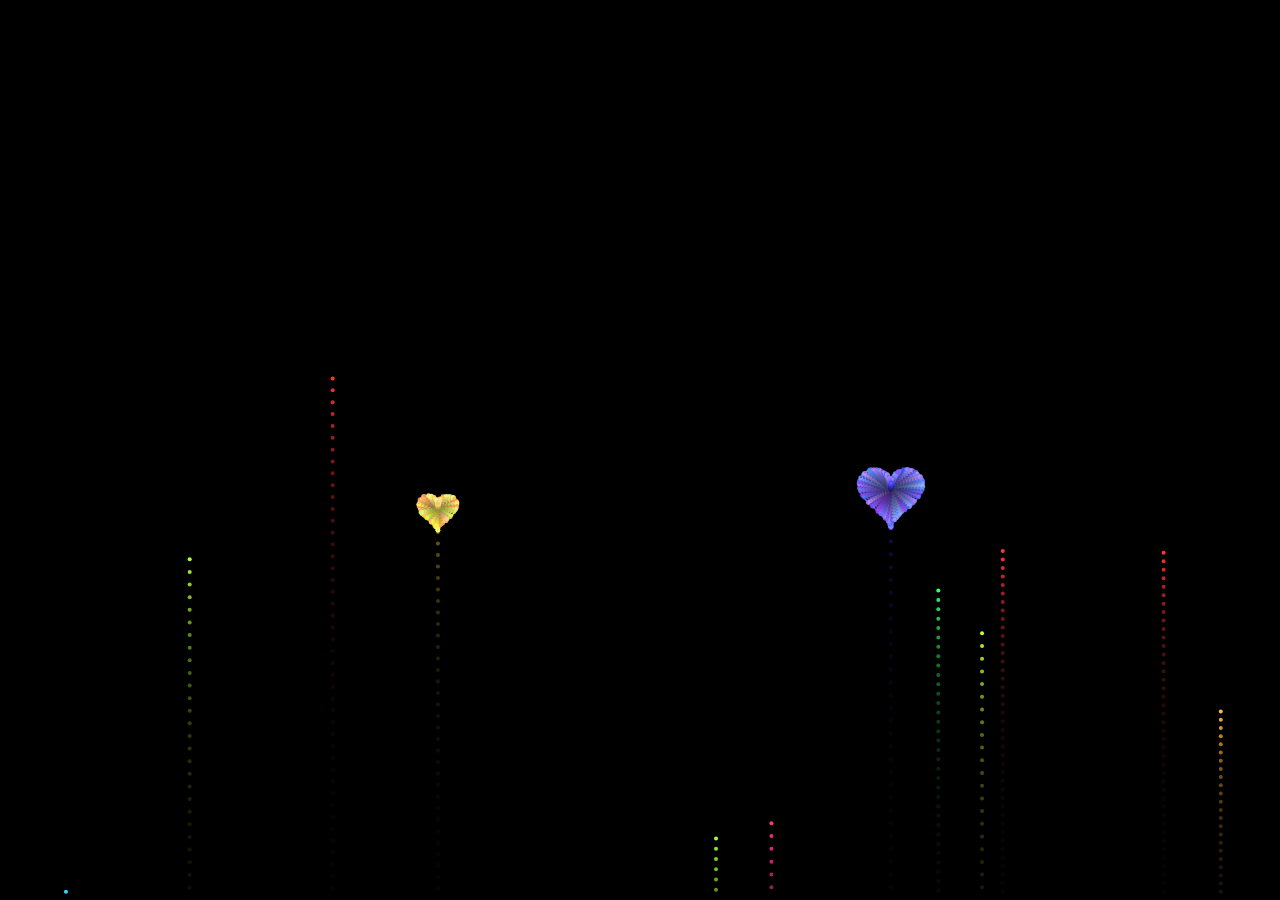
<file: 烟花.html>
<!DOCTYPE html>
<html lang="zh-CN">
<head>
    <meta charset="UTF-8">
    <meta name="viewport" content="width=device-width, initial-scale=1.0, maximum-scale=1.0, user-scalable=no">
    <title>烟花效果</title>
    <style>
        * {
            margin: 0;
            padding: 0;
            box-sizing: border-box;
        }
        
        body {
            background-color: #000;
            overflow: hidden;
            touch-action: none;
            height: 100vh;
            width: 100vw;
            display: flex;
            justify-content: center;
            align-items: center;
            font-family: 'Arial', sans-serif;
        }
        
        canvas {
            display: block;
            background-color: #000;
        }
        
        .loading {
            position: fixed;
            top: 50%;
            left: 50%;
            transform: translate(-50%, -50%);
            color: white;
            font-size: 18px;
            z-index: 100;
        }
    </style>
</head>
<body>
    <div class="loading">烟花加载中...</div>
    <canvas id="fireworks"></canvas>

    <script>
        // 获取Canvas元素和上下文
        const canvas = document.getElementById('fireworks');
        const ctx = canvas.getContext('2d');
        const loading = document.querySelector('.loading');
        
        // 设置Canvas大小为窗口大小
        function resizeCanvas() {
            canvas.width = window.innerWidth;
            canvas.height = window.innerHeight;
        }
        
        // 初始化Canvas大小
        resizeCanvas();
        window.addEventListener('resize', resizeCanvas);
        
        // 音效管理器
        const soundManager = {
            baseURL: 'https://s3-us-west-2.amazonaws.com/s.cdpn.io/329180/',
            ctx: null,
            sources: {
                lift: {
                    volume: 1,
                    playbackRateMin: 0.85,
                    playbackRateMax: 0.95,
                    fileNames: [
                        'lift1.mp3',
                        'lift2.mp3',
                        'lift3.mp3'
                    ]
                },
                burst: {
                    volume: 1,
                    playbackRateMin: 0.8,
                    playbackRateMax: 0.9,
                    fileNames: [
                        'burst1.mp3',
                        'burst2.mp3'
                    ]
                },
                burstSmall: {
                    volume: 0.25,
                    playbackRateMin: 0.8,
                    playbackRateMax: 1,
                    fileNames: [
                        'burst-sm-1.mp3',
                        'burst-sm-2.mp3'
                    ]
                },
                crackle: {
                    volume: 0.2,
                    playbackRateMin: 1,
                    playbackRateMax: 1,
                    fileNames: ['crackle1.mp3']
                },
                crackleSmall: {
                    volume: 0.3,
                    playbackRateMin: 1,
                    playbackRateMax: 1,
                    fileNames: ['crackle-sm-1.mp3']
                }
            },

            // 初始化音频上下文
            init() {
                try {
                    this.ctx = new (window.AudioContext || window.webkitAudioContext)();
                    return true;
                } catch (e) {
                    console.error("音频初始化失败:", e);
                    return false;
                }
            },

            // 播放声音的函数
            playSound(type, scale=1) {
                if (!this.ctx) return;
                
                const source = this.sources[type];
                if (!source) return;
                
                const fileName = source.fileNames[Math.floor(Math.random()*source.fileNames.length)];
                const url = this.baseURL + fileName;

                // 加载并播放
                fetch(url)
                    .then(resp => resp.arrayBuffer())
                    .then(data => this.ctx.decodeAudioData(data))
                    .then(buffer => {
                        const bufferSource = this.ctx.createBufferSource();
                        bufferSource.buffer = buffer;

                        // 播放速度（带随机性）
                        const initialPlaybackRate = source.playbackRateMin + Math.random()*(source.playbackRateMax-source.playbackRateMin);
                        const scaledPlaybackRate = initialPlaybackRate * (2 - scale);
                        bufferSource.playbackRate.value = scaledPlaybackRate;

                        // 音量控制
                        const gainNode = this.ctx.createGain();
                        gainNode.gain.value = source.volume * scale;

                        bufferSource.connect(gainNode).connect(this.ctx.destination);
                        bufferSource.start(0);
                    })
                    .catch(e => console.error(`加载音效 ${fileName} 失败:`, e));
            }
        };
        
        // 烟花粒子类
        class Particle {
            constructor(x, y, color, velocity, size, decay = 0.02) {
                this.x = x;
                this.y = y;
                this.color = color;
                this.velocity = velocity;
                this.size = size;
                this.alpha = 1;
                this.decay = decay;
                this.life = 1.0; // 生命周期
            }
            
            update() {
                this.velocity.y += 0.05; // 重力
                this.x += this.velocity.x;
                this.y += this.velocity.y;
                this.life -= this.decay;
                this.alpha = this.life;
                this.size *= 0.99;
                
                return this.life > 0; // 返回粒子是否还存活
            }
            
            draw() {
                ctx.save();
                ctx.globalAlpha = this.alpha;
                ctx.fillStyle = this.color;
                ctx.beginPath();
                ctx.arc(this.x, this.y, this.size, 0, Math.PI * 2);
                ctx.fill();
                ctx.restore();
            }
        }
        
        // 烟花类
        class Firework {
            constructor() {
                // 随机生成颜色
                this.color = `hsl(${Math.random() * 360}, 100%, 60%)`;
                
                // 从底部随机位置发射
                this.x = Math.random() * canvas.width;
                this.y = canvas.height;
                
                // 随机目标高度
                this.targetY = canvas.height * (0.2 + Math.random() * 0.4);
                
                // 向上发射的速度
                this.speed = 8 + Math.random() * 5;
                this.velocity = {
                    x: 0,
                    y: -this.speed
                };
                
                // 烟花大小
                this.size = 2;
                
                // 爆炸粒子
                this.particles = [];
                
                // 是否已爆炸
                this.exploded = false;
                
                // 爆炸后计时
                this.explosionTime = 0;
                this.maxExplosionTime = 2.0; // 爆炸效果最长持续时间（秒）
            }
            
            update() {
                if (!this.exploded) {
                    this.x += this.velocity.x;
                    this.y += this.velocity.y;
                    
                    // 绘制尾迹
                    this.drawTrail();
                    
                    // 检查是否到达目标高度
                    if (this.y <= this.targetY) {
                        this.explode();
                    }
                } else {
                    // 更新爆炸粒子
                    for (let i = this.particles.length - 1; i >= 0; i--) {
                        const isAlive = this.particles[i].update();
                        if (!isAlive) {
                            this.particles.splice(i, 1);
                        }
                    }
                    
                    // 更新爆炸计时
                    this.explosionTime += 0.016; // 假设60fps
                }
            }
            
            draw() {
                if (!this.exploded) {
                    ctx.fillStyle = this.color;
                    ctx.beginPath();
                    ctx.arc(this.x, this.y, this.size, 0, Math.PI * 2);
                    ctx.fill();
                } else {
                    // 绘制爆炸粒子
                    for (const particle of this.particles) {
                        particle.draw();
                    }
                }
            }
            
            drawTrail() {
                ctx.fillStyle = this.color;
                ctx.globalAlpha = 0.3;
                ctx.beginPath();
                ctx.arc(this.x, this.y, this.size * 0.7, 0, Math.PI * 2);
                ctx.fill();
                ctx.globalAlpha = 1;
            }
            
            explode() {
                this.exploded = true;
                
                // 播放爆炸音效
                const explosionType = Math.floor(Math.random() * 4);
                let soundType = 'burst';
                let scale = 1.0;
                
                // 根据爆炸类型选择不同的音效
                switch (explosionType) {
                    case 0: // 标准爆炸
                        soundType = 'burst';
                        scale = 1.0;
                        break;
                    case 1: // 环形爆炸
                        soundType = 'burst';
                        scale = 0.9;
                        break;
                    case 2: // 双重爆炸
                        soundType = 'burst';
                        scale = 1.1;
                        // 播放两次音效模拟双重爆炸
                        setTimeout(() => {
                            soundManager.playSound('burstSmall', 0.8);
                        }, 150);
                        break;
                    case 3: // 心形爆炸
                        soundType = 'burst';
                        scale = 0.8;
                        // 添加额外的爆裂音效
                        setTimeout(() => {
                            soundManager.playSound('crackle', 0.7);
                        }, 200);
                        break;
                }
                
                soundManager.playSound(soundType, scale);
                
                // 随机粒子数量
                const particleCount = 70 + Math.floor(Math.random() * 100);
                
                // 创建爆炸粒子
                for (let i = 0; i < particleCount; i++) {
                    let velocity, size, decay;
                    
                    // 根据爆炸类型设置粒子属性
                    switch (explosionType) {
                        case 0: // 标准爆炸
                            velocity = {
                                x: (Math.random() - 0.5) * 8,
                                y: (Math.random() - 0.5) * 8
                            };
                            size = Math.random() * 3 + 1;
                            decay = 0.02;
                            break;
                        case 1: // 环形爆炸
                            const angle = (i / particleCount) * Math.PI * 2;
                            const speed = 2 + Math.random() * 4;
                            velocity = {
                                x: Math.cos(angle) * speed,
                                y: Math.sin(angle) * speed
                            };
                            size = Math.random() * 2 + 1;
                            decay = 0.015;
                            break;
                        case 2: // 双重爆炸
                            if (i < particleCount / 2) {
                                velocity = {
                                    x: (Math.random() - 0.5) * 6,
                                    y: (Math.random() - 0.5) * 6
                                };
                                size = Math.random() * 2 + 1;
                            } else {
                                velocity = {
                                    x: (Math.random() - 0.5) * 10,
                                    y: (Math.random() - 0.5) * 10
                                };
                                size = Math.random() * 1.5 + 0.5;
                            }
                            decay = 0.02;
                            break;
                        case 3: // 心形爆炸
                            const t = (i / particleCount) * Math.PI * 2;
                            const heartX = 16 * Math.pow(Math.sin(t), 3);
                            const heartY = 13 * Math.cos(t) - 5 * Math.cos(2*t) - 2 * Math.cos(3*t) - Math.cos(4*t);
                            velocity = {
                                x: heartX * 0.2,
                                y: -heartY * 0.2
                            };
                            size = Math.random() * 2 + 1;
                            decay = 0.015;
                            break;
                    }
                    
                    // 随机颜色变化
                    const hueShift = (Math.random() - 0.5) * 60;
                    const colorHue = (parseInt(this.color.split('(')[1].split(',')[0]) + hueShift) % 360;
                    const color = `hsl(${colorHue}, 100%, ${60 + Math.random() * 20}%)`;
                    
                    this.particles.push(new Particle(this.x, this.y, color, velocity, size, decay));
                }
            }
            
            isDone() {
                // 爆炸后超过最大时间或所有粒子都消失
                return this.exploded && (this.explosionTime >= this.maxExplosionTime || this.particles.length === 0);
            }
        }
        
        // 烟花数组
        let fireworks = [];
        
        // 自动发射烟花
        function autoLaunchFireworks() {
            // 增加发射频率
            setTimeout(() => {
                // 同时发射多个烟花
                const count = 1 + Math.floor(Math.random() * 2);
                for (let i = 0; i < count; i++) {
                    fireworks.push(new Firework());
                }
                autoLaunchFireworks();
            }, 200 + Math.random() * 300); // 更短的间隔
        }
        
        // 动画循环
        function animate() {
            // 清除画布
            ctx.fillStyle = 'rgba(0, 0, 0, 0.1)';
            ctx.fillRect(0, 0, canvas.width, canvas.height);
            
            // 更新和绘制所有烟花
            for (let i = fireworks.length - 1; i >= 0; i--) {
                fireworks[i].update();
                fireworks[i].draw();
                
                // 移除已完成的烟花
                if (fireworks[i].isDone()) {
                    fireworks.splice(i, 1);
                }
            }
            
            requestAnimationFrame(animate);
        }
        
        // 启动动画和自动发射
        function startFireworks() {
            // 隐藏加载提示
            loading.style.display = 'none';
            
            // 立即发射多个烟花
            for (let i = 0; i < 5; i++) {
                setTimeout(() => {
                    fireworks.push(new Firework());
                }, i * 150);
            }
            
            // 开始自动发射
            autoLaunchFireworks();
            
            // 开始动画循环
            animate();
        }
        
        // 页面加载后立即开始
        window.addEventListener('load', () => {
            // 初始化音频
            const audioInitialized = soundManager.init();
            
            if (!audioInitialized) {
                loading.textContent = "音频初始化失败，将静音播放";
            }
            
            // 用户交互后启动音频上下文（解决浏览器自动播放策略）
            document.body.addEventListener('click', () => {
                if (soundManager.ctx && soundManager.ctx.state === 'suspended') {
                    soundManager.ctx.resume();
                }
            }, { once: true });
            
            // 开始烟花效果
            startFireworks();
        });
    </script>
</body>
</html>
</file>
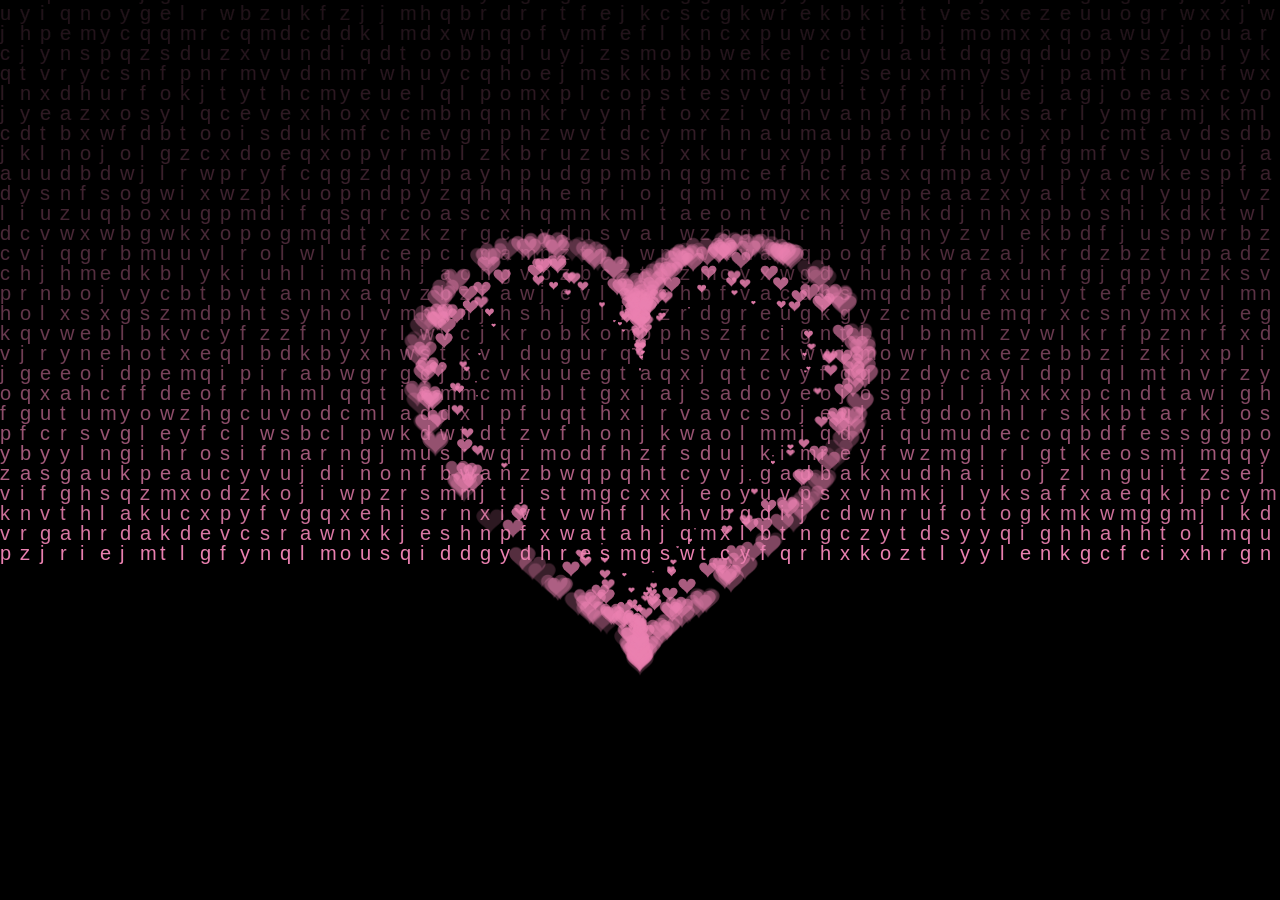
<file: 爱心.html>
<!DOCTYPE HTML PUBLIC "-//W3C//DTD HTML 4.0 Transitional//EN">
<HTML>
 <HEAD>
  <TITLE> New Document </TITLE>
  <META NAME="Generator" CONTENT="EditPlus">
  <META NAME="Author" CONTENT="">
  <META NAME="Keywords" CONTENT="">
  <META NAME="Description" CONTENT="">
  <style>
  html, body {
  height: 100%;
  padding: 0;
  margin: 0;
  background: #000;
}
canvas {
  position: absolute;
  width: 100%;
  height: 100%;
}
  </style>
 </HEAD>
 
 <BODY>
	 <canvas id="c"></canvas>
	 		<script>
	 			var c=document.getElementById("c");
	 			var	ctx=c.getContext("2d");
	 				c.width=window.innerWidth;
	 				c.height=window.innerHeight;
	 //				ctx.fillRect(0,0,100,100);
	 //				a,b,c,d分别代表x方向偏移,y方向偏移,宽，高
	 			var string1 = "abcdefghijklmnopqrstuvwxyz";
	 				string1.split("");
	 			var fontsize=20;
	 				columns=c.width/fontsize;
	 			var drop = [];
	 			for(var x=0;x<columns;x++)
	 			{
	 				drop[x]=0;
	 			}
	 		function drap(){
	 			ctx.fillStyle="rgba(0,0,0,0.07)";
	 			ctx.fillRect(0,0,c.width,c.height);
	 			ctx.fillStyle="#ea80b0";
	 			ctx.font=fontsize+"px arial";
	 			for(var i=0;i<drop.length;i++){
	 				var text1=string1[Math.floor(Math.random()*string1.length)];
	 				ctx.fillText(text1,i*fontsize,drop[i]*fontsize);
	 				drop[i]++;
	 				if(drop[i]*fontsize>c.height&&Math.random()>0.9){//90%的几率掉落
	 					drop[i]=0;
	 				}
	 			}
	 		}
	 		setInterval(drap,50);
	 		</script>
  <canvas id="pinkboard"></canvas>
  <script>
  /*
 * Settings
 */
var settings = {
  particles: {
    length:   500, // maximum amount of particles
    duration:   2, // particle duration in sec
    velocity: 100, // particle velocity in pixels/sec
    effect: -0.75, // play with this for a nice effect
    size:      30, // particle size in pixels
  },
};
 
/*
 * RequestAnimationFrame polyfill by Erik Möller
 */
(function(){var b=0;var c=["ms","moz","webkit","o"];for(var a=0;a<c.length&&!window.requestAnimationFrame;++a){window.requestAnimationFrame=window[c[a]+"RequestAnimationFrame"];window.cancelAnimationFrame=window[c[a]+"CancelAnimationFrame"]||window[c[a]+"CancelRequestAnimationFrame"]}if(!window.requestAnimationFrame){window.requestAnimationFrame=function(h,e){var d=new Date().getTime();var f=Math.max(0,16-(d-b));var g=window.setTimeout(function(){h(d+f)},f);b=d+f;return g}}if(!window.cancelAnimationFrame){window.cancelAnimationFrame=function(d){clearTimeout(d)}}}());
 
/*
 * Point class
 */
var Point = (function() {
  function Point(x, y) {
    this.x = (typeof x !== 'undefined') ? x : 0;
    this.y = (typeof y !== 'undefined') ? y : 0;
  }
  Point.prototype.clone = function() {
    return new Point(this.x, this.y);
  };
  Point.prototype.length = function(length) {
    if (typeof length == 'undefined')
      return Math.sqrt(this.x * this.x + this.y * this.y);
    this.normalize();
    this.x *= length;
    this.y *= length;
    return this;
  };
  Point.prototype.normalize = function() {
    var length = this.length();
    this.x /= length;
    this.y /= length;
    return this;
  };
  return Point;
})();
 
/*
 * Particle class
 */
var Particle = (function() {
  function Particle() {
    this.position = new Point();
    this.velocity = new Point();
    this.acceleration = new Point();
    this.age = 0;
  }
  Particle.prototype.initialize = function(x, y, dx, dy) {
    this.position.x = x;
    this.position.y = y;
    this.velocity.x = dx;
    this.velocity.y = dy;
    this.acceleration.x = dx * settings.particles.effect;
    this.acceleration.y = dy * settings.particles.effect;
    this.age = 0;
  };
  Particle.prototype.update = function(deltaTime) {
    this.position.x += this.velocity.x * deltaTime;
    this.position.y += this.velocity.y * deltaTime;
    this.velocity.x += this.acceleration.x * deltaTime;
    this.velocity.y += this.acceleration.y * deltaTime;
    this.age += deltaTime;
  };
  Particle.prototype.draw = function(context, image) {
    function ease(t) {
      return (--t) * t * t + 1;
    }
    var size = image.width * ease(this.age / settings.particles.duration);
    context.globalAlpha = 1 - this.age / settings.particles.duration;
    context.drawImage(image, this.position.x - size / 2, this.position.y - size / 2, size, size);
  };
  return Particle;
})();
 
/*
 * ParticlePool class
 */
var ParticlePool = (function() {
  var particles,
      firstActive = 0,
      firstFree   = 0,
      duration    = settings.particles.duration;
  
  function ParticlePool(length) {
    // create and populate particle pool
    particles = new Array(length);
    for (var i = 0; i < particles.length; i++)
      particles[i] = new Particle();
  }
  ParticlePool.prototype.add = function(x, y, dx, dy) {
    particles[firstFree].initialize(x, y, dx, dy);
    
    // handle circular queue
    firstFree++;
    if (firstFree   == particles.length) firstFree   = 0;
    if (firstActive == firstFree       ) firstActive++;
    if (firstActive == particles.length) firstActive = 0;
  };
  ParticlePool.prototype.update = function(deltaTime) {
    var i;
    
    // update active particles
    if (firstActive < firstFree) {
      for (i = firstActive; i < firstFree; i++)
        particles[i].update(deltaTime);
    }
    if (firstFree < firstActive) {
      for (i = firstActive; i < particles.length; i++)
        particles[i].update(deltaTime);
      for (i = 0; i < firstFree; i++)
        particles[i].update(deltaTime);
    }
    
    // remove inactive particles
    while (particles[firstActive].age >= duration && firstActive != firstFree) {
      firstActive++;
      if (firstActive == particles.length) firstActive = 0;
    }
    
    
  };
  ParticlePool.prototype.draw = function(context, image) {
    // draw active particles
    if (firstActive < firstFree) {
      for (i = firstActive; i < firstFree; i++)
        particles[i].draw(context, image);
    }
    if (firstFree < firstActive) {
      for (i = firstActive; i < particles.length; i++)
        particles[i].draw(context, image);
      for (i = 0; i < firstFree; i++)
        particles[i].draw(context, image);
    }
  };
  return ParticlePool;
})();
 
/*
 * Putting it all together
 */
(function(canvas) {
  var context = canvas.getContext('2d'),
      particles = new ParticlePool(settings.particles.length),
      particleRate = settings.particles.length / settings.particles.duration, // particles/sec
      time;
  
  // get point on heart with -PI <= t <= PI
  function pointOnHeart(t) {
    return new Point(
      160 * Math.pow(Math.sin(t), 3),
      130 * Math.cos(t) - 50 * Math.cos(2 * t) - 20 * Math.cos(3 * t) - 10 * Math.cos(4 * t) + 25
    );
  }
  
  // creating the particle image using a dummy canvas
  var image = (function() {
    var canvas  = document.createElement('canvas'),
        context = canvas.getContext('2d');
    canvas.width  = settings.particles.size;
    canvas.height = settings.particles.size;
    // helper function to create the path
    function to(t) {
      var point = pointOnHeart(t);
      point.x = settings.particles.size / 2 + point.x * settings.particles.size / 350;
      point.y = settings.particles.size / 2 - point.y * settings.particles.size / 350;
      return point;
    }
    // create the path
    context.beginPath();
    var t = -Math.PI;
    var point = to(t);
    context.moveTo(point.x, point.y);
    while (t < Math.PI) {
      t += 0.01; // baby steps!
      point = to(t);
      context.lineTo(point.x, point.y);
    }
    context.closePath();
    // create the fill
    context.fillStyle = '#ea80b0';
    context.fill();
    // create the image
    var image = new Image();
    image.src = canvas.toDataURL();
    return image;
  })();
  
  // render that thing!
  function render() {
    // next animation frame
    requestAnimationFrame(render);
    
    // update time
    var newTime   = new Date().getTime() / 1000,
        deltaTime = newTime - (time || newTime);
    time = newTime;
    
    // clear canvas
    context.clearRect(0, 0, canvas.width, canvas.height);
    
    // create new particles
    var amount = particleRate * deltaTime;
    for (var i = 0; i < amount; i++) {
      var pos = pointOnHeart(Math.PI - 2 * Math.PI * Math.random());
      var dir = pos.clone().length(settings.particles.velocity);
      particles.add(canvas.width / 2 + pos.x, canvas.height / 2 - pos.y, dir.x, -dir.y);
    }
    
    // update and draw particles
    particles.update(deltaTime);
    particles.draw(context, image);
  }
  
  // handle (re-)sizing of the canvas
  function onResize() {
    canvas.width  = canvas.clientWidth;
    canvas.height = canvas.clientHeight;
  }
  window.onresize = onResize;
  
  // delay rendering bootstrap
  setTimeout(function() {
    onResize();
    render();
  }, 10);
})(document.getElementById('pinkboard'));
  </script>
 </BODY>
</HTML>
</file>
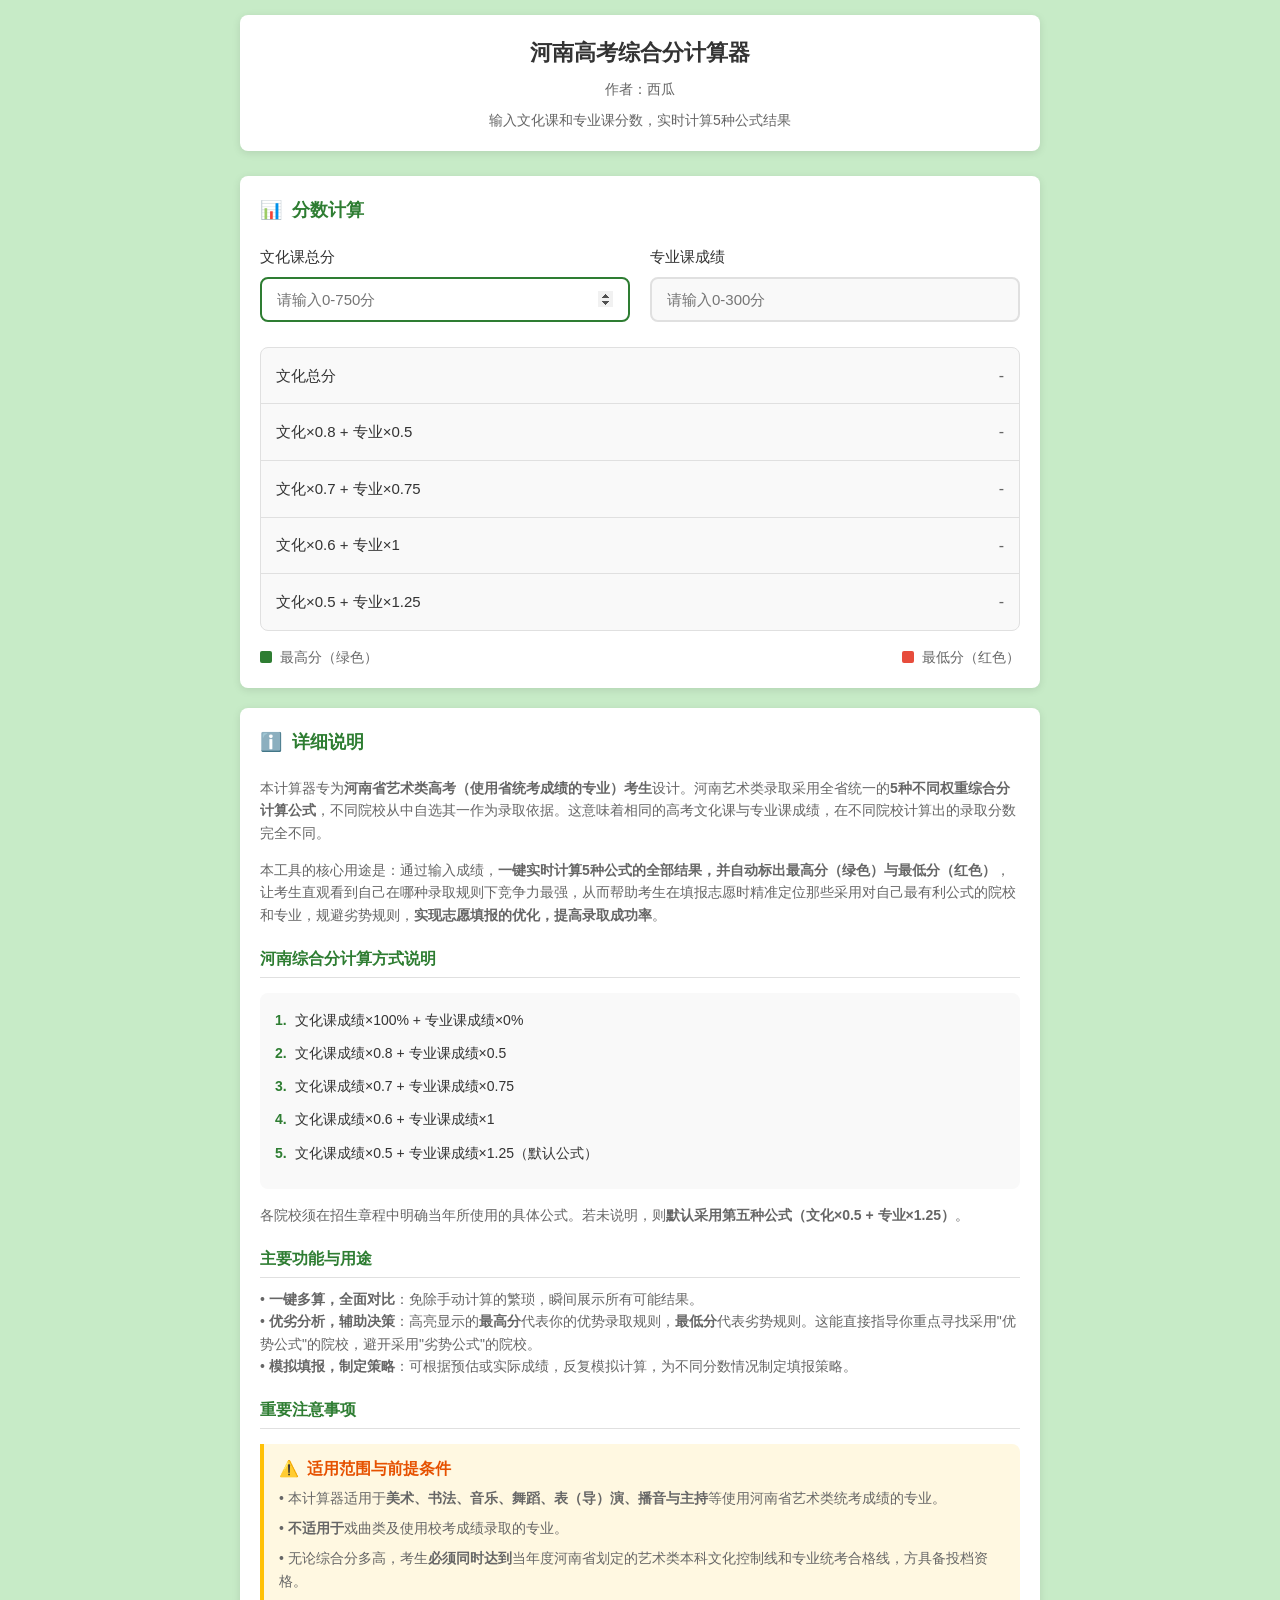
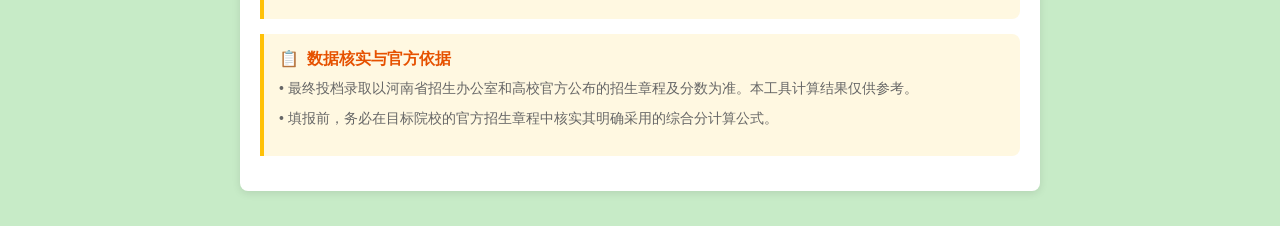
<file: others/河南高考综合分计算器.html>
<!DOCTYPE html>
<html lang="zh-CN">
<head>
    <meta charset="UTF-8">
    <meta name="viewport" content="width=device-width, initial-scale=1.0">
    <title>河南高考综合分计算器 - 西瓜</title>
    <style>
        :root {
            --primary-color: #C7EBC7;
            --bg-color: #ffffff;
            --text-color: #333333;
            --secondary-text: #666666;
            --border-color: #e0e0e0;
            --border-radius: 8px;
            --shadow: 0 2px 8px rgba(0, 0, 0, 0.1);
            --accent-color: #2e7d32;
            --highest-color: #2e7d32; /* 绿色 - 最高分 */
            --lowest-color: #e74c3c;  /* 红色 - 最低分 */
            --highlight-bg: #f8f9fa;
        }

        * {
            box-sizing: border-box;
            margin: 0;
            padding: 0;
        }

        body {
            font-family: -apple-system, BlinkMacSystemFont, "Segoe UI", Roboto, Helvetica, Arial, sans-serif;
            line-height: 1.6;
            color: var(--text-color);
            background-color: var(--primary-color);
            padding: 15px;
            -webkit-font-smoothing: antialiased;
        }

        .container {
            max-width: 800px;
            margin: 0 auto;
        }

        header {
            text-align: center;
            margin-bottom: 25px;
            padding: 20px;
            background-color: var(--bg-color);
            border-radius: var(--border-radius);
            box-shadow: var(--shadow);
        }

        h1 {
            font-size: 22px;
            font-weight: 600;
            color: var(--text-color);
            margin-bottom: 5px;
        }

        .subtitle {
            color: var(--secondary-text);
            font-size: 14px;
            margin-top: 8px;
        }

        .card {
            background-color: var(--bg-color);
            border-radius: var(--border-radius);
            padding: 20px;
            margin-bottom: 20px;
            box-shadow: var(--shadow);
        }

        .card-title {
            font-size: 18px;
            font-weight: 600;
            margin-bottom: 20px;
            display: flex;
            align-items: center;
            color: var(--accent-color);
        }

        .card-title .icon {
            margin-right: 10px;
        }

        .input-group {
            display: grid;
            grid-template-columns: 1fr 1fr;
            gap: 20px;
            margin-bottom: 25px;
        }

        @media (max-width: 600px) {
            .input-group {
                grid-template-columns: 1fr;
                gap: 15px;
            }
        }

        .input-box {
            margin-bottom: 0;
        }

        label {
            display: block;
            margin-bottom: 8px;
            font-weight: 500;
            color: var(--text-color);
            font-size: 15px;
        }

        input {
            width: 100%;
            padding: 12px 15px;
            border: 2px solid var(--border-color);
            border-radius: var(--border-radius);
            font-size: 15px;
            transition: all 0.2s;
            background-color: #f9f9f9;
        }

        input:focus {
            outline: none;
            border-color: var(--accent-color);
            background-color: white;
        }

        .result-list {
            background-color: #f9f9f9;
            border-radius: var(--border-radius);
            padding: 0;
            border: 1px solid var(--border-color);
            overflow: hidden;
            margin-top: 20px;
        }

        .result-item {
            display: flex;
            justify-content: space-between;
            align-items: center;
            padding: 15px;
            border-bottom: 1px solid var(--border-color);
            transition: background-color 0.2s;
        }

        .result-item:hover {
            background-color: #f0f0f0;
        }

        .result-item:last-child {
            border-bottom: none;
        }

        .formula-name {
            font-weight: 500;
            color: var(--text-color);
            font-size: 15px;
            display: flex;
            align-items: center;
        }

        .result-value {
            font-weight: 600;
            font-size: 16px;
            color: var(--text-color);
            min-width: 80px;
            text-align: right;
        }

        .placeholder {
            color: var(--secondary-text);
            font-weight: normal;
        }

        .highlight-highest {
            background-color: rgba(46, 125, 50, 0.08);
            border-left: 3px solid var(--highest-color);
        }

        .highlight-highest .result-value {
            color: var(--highest-color);
        }

        .highlight-highest .formula-name::after {
            content: " (最高分)";
            font-size: 12px;
            color: var(--highest-color);
            font-weight: normal;
            margin-left: 5px;
        }

        .highlight-lowest {
            background-color: rgba(231, 76, 60, 0.08);
            border-left: 3px solid var(--lowest-color);
        }

        .highlight-lowest .result-value {
            color: var(--lowest-color);
        }

        .highlight-lowest .formula-name::after {
            content: " (最低分)";
            font-size: 12px;
            color: var(--lowest-color);
            font-weight: normal;
            margin-left: 5px;
        }

        .info-text {
            color: var(--secondary-text);
            line-height: 1.6;
            margin-bottom: 15px;
            font-size: 14px;
        }

        .highlight {
            color: var(--accent-color);
            font-weight: 500;
        }

        .score-range {
            display: flex;
            justify-content: space-between;
            margin-top: 15px;
            font-size: 14px;
            color: var(--secondary-text);
        }

        .range-item {
            display: flex;
            align-items: center;
        }

        .range-color {
            width: 12px;
            height: 12px;
            border-radius: 2px;
            margin-right: 8px;
        }

        .section-title {
            font-size: 16px;
            font-weight: 600;
            color: var(--accent-color);
            margin: 20px 0 10px 0;
            padding-bottom: 5px;
            border-bottom: 1px solid var(--border-color);
        }

        .formula-list {
            background-color: #f9f9f9;
            border-radius: var(--border-radius);
            padding: 15px;
            margin: 15px 0;
            font-size: 14px;
            line-height: 1.8;
        }

        .formula-item {
            margin-bottom: 8px;
            display: flex;
            align-items: baseline;
        }

        .formula-index {
            display: inline-block;
            width: 20px;
            font-weight: bold;
            color: var(--accent-color);
        }

        .warning-box {
            background-color: #fff8e1;
            border-left: 4px solid #ffc107;
            padding: 12px 15px;
            margin: 15px 0;
            border-radius: 0 var(--border-radius) var(--border-radius) 0;
        }

        .warning-title {
            font-weight: 600;
            color: #e65100;
            margin-bottom: 5px;
            display: flex;
            align-items: center;
        }

        .warning-title .icon {
            margin-right: 8px;
        }

        @media (max-width: 600px) {
            body {
                padding: 10px;
            }

            .card {
                padding: 15px;
            }

            .card-title {
                font-size: 16px;
                margin-bottom: 15px;
            }

            .formula-name {
                font-size: 14px;
            }

            .result-value {
                font-size: 15px;
            }

            input {
                padding: 10px 12px;
                font-size: 14px;
            }
            
            .result-item {
                padding: 12px;
                flex-direction: column;
                align-items: flex-start;
                gap: 5px;
            }
            
            .result-value {
                align-self: flex-end;
            }
        }
    </style>
</head>
<body>
    <div class="container">
        <header>
            <h1>河南高考综合分计算器</h1>
            <p class="subtitle">作者：西瓜</p>
            <p class="subtitle">输入文化课和专业课分数，实时计算5种公式结果</p>
        </header>
        
        <div class="card">
            <div class="card-title">
                <span class="icon">📊</span>
                <span>分数计算</span>
            </div>
            
            <div class="input-group">
                <div class="input-box">
                    <label for="culture-score">文化课总分</label>
                    <input type="number" id="culture-score" min="0" max="750" placeholder="请输入0-750分">
                </div>
                <div class="input-box">
                    <label for="art-score">专业课成绩</label>
                    <input type="number" id="art-score" min="0" max="300" placeholder="请输入0-300分">
                </div>
            </div>
            
            <div class="result-list" id="results-container">
                <!-- 结果将通过JavaScript动态生成 -->
            </div>
            
            <div class="score-range">
                <div class="range-item">
                    <div class="range-color" style="background-color: var(--highest-color);"></div>
                    <span>最高分（绿色）</span>
                </div>
                <div class="range-item">
                    <div class="range-color" style="background-color: var(--lowest-color);"></div>
                    <span>最低分（红色）</span>
                </div>
            </div>
        </div>
        
        <div class="card">
            <div class="card-title">
                <span class="icon">ℹ️</span>
                <span>详细说明</span>
            </div>
            
            <p class="info-text">
                本计算器专为<strong>河南省艺术类高考（使用省统考成绩的专业）考生</strong>设计。河南艺术类录取采用全省统一的<strong>5种不同权重综合分计算公式</strong>，不同院校从中自选其一作为录取依据。这意味着相同的高考文化课与专业课成绩，在不同院校计算出的录取分数完全不同。
            </p>
            
            <p class="info-text">
                本工具的核心用途是：通过输入成绩，<strong>一键实时计算5种公式的全部结果，并自动标出最高分（绿色）与最低分（红色）</strong>，让考生直观看到自己在哪种录取规则下竞争力最强，从而帮助考生在填报志愿时精准定位那些采用对自己最有利公式的院校和专业，规避劣势规则，<strong>实现志愿填报的优化，提高录取成功率</strong>。
            </p>
            
            <div class="section-title">河南综合分计算方式说明</div>
            <div class="formula-list">
                <div class="formula-item">
                    <span class="formula-index">1.</span>
                    <span>文化课成绩×100% + 专业课成绩×0%</span>
                </div>
                <div class="formula-item">
                    <span class="formula-index">2.</span>
                    <span>文化课成绩×0.8 + 专业课成绩×0.5</span>
                </div>
                <div class="formula-item">
                    <span class="formula-index">3.</span>
                    <span>文化课成绩×0.7 + 专业课成绩×0.75</span>
                </div>
                <div class="formula-item">
                    <span class="formula-index">4.</span>
                    <span>文化课成绩×0.6 + 专业课成绩×1</span>
                </div>
                <div class="formula-item">
                    <span class="formula-index">5.</span>
                    <span>文化课成绩×0.5 + 专业课成绩×1.25（默认公式）</span>
                </div>
            </div>
            <p class="info-text">
                各院校须在招生章程中明确当年所使用的具体公式。若未说明，则<strong>默认采用第五种公式（文化×0.5 + 专业×1.25）</strong>。
            </p>
            
            <div class="section-title">主要功能与用途</div>
            <p class="info-text">
                • <strong>一键多算，全面对比</strong>：免除手动计算的繁琐，瞬间展示所有可能结果。<br>
                • <strong>优劣分析，辅助决策</strong>：高亮显示的<strong>最高分</strong>代表你的优势录取规则，<strong>最低分</strong>代表劣势规则。这能直接指导你重点寻找采用"优势公式"的院校，避开采用"劣势公式"的院校。<br>
                • <strong>模拟填报，制定策略</strong>：可根据预估或实际成绩，反复模拟计算，为不同分数情况制定填报策略。
            </p>
            
            <div class="section-title">重要注意事项</div>
            <div class="warning-box">
                <div class="warning-title">
                    <span class="icon">⚠️</span>
                    <span>适用范围与前提条件</span>
                </div>
                <p class="info-text" style="margin-bottom: 8px;">
                    • 本计算器适用于<strong>美术、书法、音乐、舞蹈、表（导）演、播音与主持</strong>等使用河南省艺术类统考成绩的专业。
                </p>
                <p class="info-text" style="margin-bottom: 8px;">
                    • <strong>不适用于</strong>戏曲类及使用校考成绩录取的专业。
                </p>
                <p class="info-text">
                    • 无论综合分多高，考生<strong>必须同时达到</strong>当年度河南省划定的艺术类本科文化控制线和专业统考合格线，方具备投档资格。
                </p>
            </div>
            
            <div class="warning-box">
                <div class="warning-title">
                    <span class="icon">📋</span>
                    <span>数据核实与官方依据</span>
                </div>
                <p class="info-text" style="margin-bottom: 8px;">
                    • 最终投档录取以河南省招生办公室和高校官方公布的招生章程及分数为准。本工具计算结果仅供参考。
                </p>
                <p class="info-text">
                    • 填报前，务必在目标院校的官方招生章程中核实其明确采用的综合分计算公式。
                </p>
            </div>
        </div>
    </div>

    <script>
        // 计算公式数据
        const formulas = [
            { name: "文化总分", calc: (c, a) => c },
            { name: "文化×0.8 + 专业×0.5", calc: (c, a) => c * 0.8 + a * 0.5 },
            { name: "文化×0.7 + 专业×0.75", calc: (c, a) => c * 0.7 + a * 0.75 },
            { name: "文化×0.6 + 专业×1", calc: (c, a) => c * 0.6 + a * 1 },
            { name: "文化×0.5 + 专业×1.25", calc: (c, a) => c * 0.5 + a * 1.25 }
        ];
        
        // 获取DOM元素
        const cultureInput = document.getElementById('culture-score');
        const artInput = document.getElementById('art-score');
        const resultsContainer = document.getElementById('results-container');
        
        // 初始化结果列表
        function initializeResultsList() {
            resultsContainer.innerHTML = '';
            
            formulas.forEach((formula, index) => {
                const resultItem = document.createElement('div');
                resultItem.className = 'result-item';
                resultItem.id = `result-item-${index}`;
                
                resultItem.innerHTML = `
                    <span class="formula-name">${formula.name}</span>
                    <span class="result-value placeholder">-</span>
                `;
                
                resultsContainer.appendChild(resultItem);
            });
        }
        
        // 计算并更新结果
        function calculateResults() {
            const culture = parseFloat(cultureInput.value) || 0;
            const art = parseFloat(artInput.value) || 0;
            
            // 验证输入范围
            if (culture < 0 || culture > 750) {
                cultureInput.value = Math.min(Math.max(culture, 0), 750);
            }
            if (art < 0 || art > 300) {
                artInput.value = Math.min(Math.max(art, 0), 300);
            }
            
            // 计算所有结果
            const results = formulas.map((formula, index) => {
                return {
                    index,
                    name: formula.name,
                    value: formula.calc(culture, art)
                };
            });
            
            // 找到最高分和最低分（排除文化总分）
            const calculatedResults = results.slice(1); // 排除第一个（文化总分）
            let maxResult = { value: -Infinity };
            let minResult = { value: Infinity };
            
            calculatedResults.forEach(result => {
                if (result.value > maxResult.value) {
                    maxResult = result;
                }
                if (result.value < minResult.value) {
                    minResult = result;
                }
            });
            
            // 更新每个结果项
            results.forEach(result => {
                const resultItem = document.getElementById(`result-item-${result.index}`);
                const resultValue = resultItem.querySelector('.result-value');
                
                // 移除所有高亮类
                resultItem.classList.remove('highlight-highest', 'highlight-lowest');
                
                if (culture === 0 && art === 0) {
                    resultValue.textContent = '-';
                    resultValue.className = 'result-value placeholder';
                } else {
                    resultValue.textContent = result.value.toFixed(2);
                    resultValue.className = 'result-value';
                    
                    // 应用高亮（排除文化总分）
                    if (result.index > 0) {
                        if (result.index === maxResult.index) {
                            resultItem.classList.add('highlight-highest');
                        } else if (result.index === minResult.index) {
                            resultItem.classList.add('highlight-lowest');
                        }
                    }
                }
            });
        }
        
        // 页面加载完成后初始化
        document.addEventListener('DOMContentLoaded', () => {
            initializeResultsList();
            
            // 添加输入事件监听
            cultureInput.addEventListener('input', calculateResults);
            artInput.addEventListener('input', calculateResults);
            
            // 设置初始焦点
            cultureInput.focus();
            
            // 添加键盘快捷键
            document.addEventListener('keydown', (e) => {
                // Ctrl + Enter 清空输入
                if (e.ctrlKey && e.key === 'Enter') {
                    cultureInput.value = '';
                    artInput.value = '';
                    calculateResults();
                    cultureInput.focus();
                }
            });
        });
    </script>
</body>
</html>
</file>
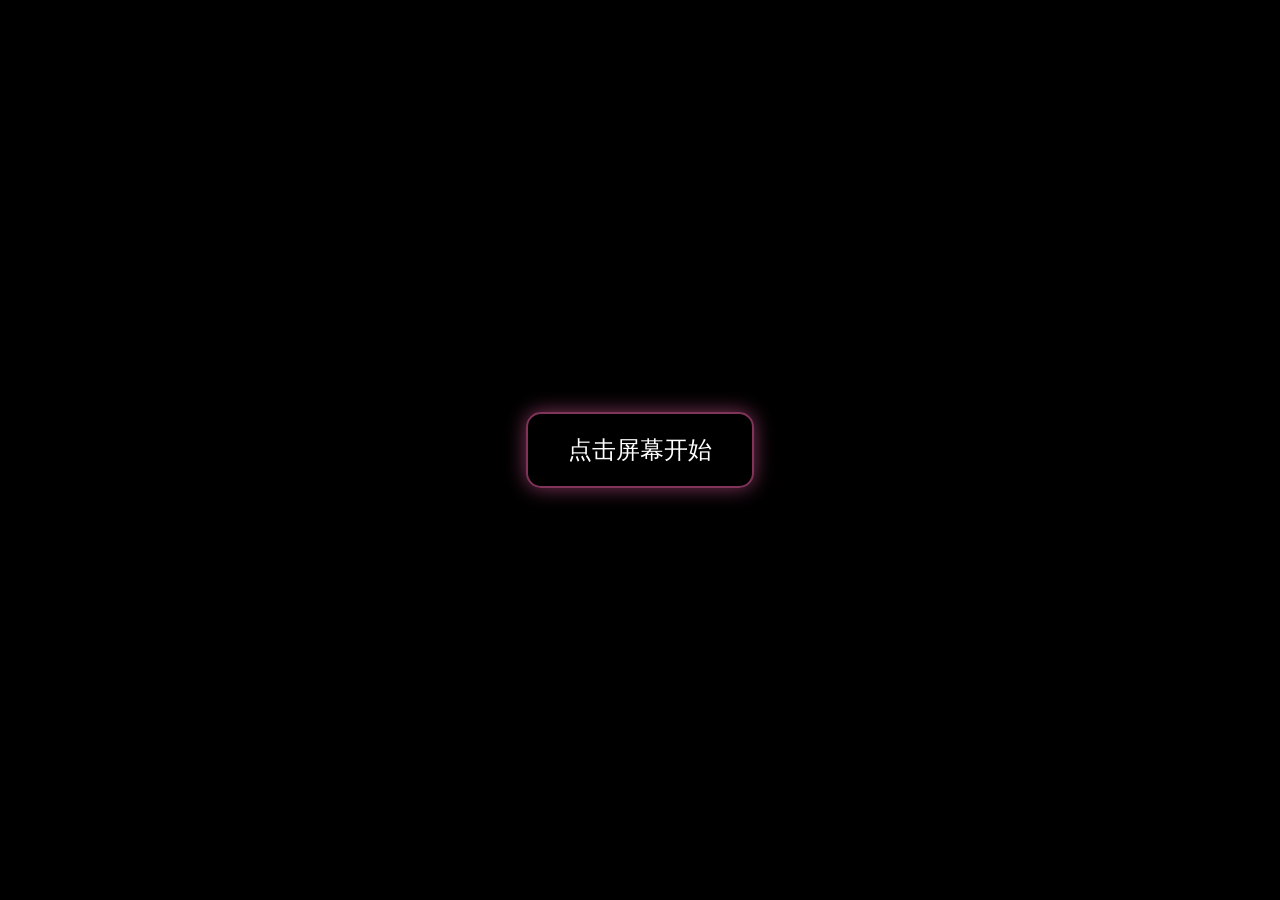
<file: others/爱心烟花.html>
<!DOCTYPE html>
<html lang="zh-CN">
<head>
    <meta charset="UTF-8">
    <meta name="viewport" content="width=device-width, initial-scale=1.0, maximum-scale=1.0, user-scalable=no">
    <link rel="icon" href="favicon.ico" type="image/x-icon">
    <title>爱你呦</title>
    <style>
        * {
            margin: 0;
            padding: 0;
            box-sizing: border-box;
        }
        html, body {
            touch-action: manipulation;
            -ms-touch-action: manipulation;
            -webkit-touch-callout: none;
            -webkit-user-select: none;
            -khtml-user-select: none;
            -moz-user-select: none;
            -ms-user-select: none;
            user-select: none;
            background-color: #000;
            overflow: hidden;
            width: 100vw;
            height: 100vh;
            font-family: 'Arial', sans-serif;
            cursor: pointer;
            touch-action: manipulation;
        }
        
        canvas {
            position: absolute;
            top: 0;
            left: 0;
            width: 100%;
            height: 100%;
        }
        
        #fireworksCanvas {
            z-index: 1;
        }
        
        #heartCanvas {
            z-index: 2;
        }
        
        #textCanvas {
            z-index: 3;
        }
        
        .start-message {
            position: absolute;
            top: 50%;
            left: 50%;
            transform: translate(-50%, -50%);
            color: white;
            font-size: 24px;
            text-align: center;
            z-index: 10;
            background: rgba(0, 0, 0, 0.7);
            padding: 20px 40px;
            border-radius: 15px;
            pointer-events: none;
            box-shadow: 0 0 20px rgba(255, 105, 180, 0.5);
            border: 2px solid rgba(255, 105, 180, 0.5);
        }
        
        .audio-control {
            position: absolute;
            bottom: 20px;
            right: 20px;
            z-index: 10;
            background: rgba(0, 0, 0, 0.7);
            color: white;
            padding: 10px 15px;
            border-radius: 20px;
            cursor: pointer;
            border: 1px solid rgba(255, 255, 255, 0.3);
        }

        .typewriter-text {
            position: absolute;
            top: 20px;
            left: 20px;
            color: #fff;
            font-size: 12px;
            line-height: 1.6;
            white-space: pre-wrap;
            pointer-events: none;
            max-width: 90%;
            z-index: 2;
            text-shadow: 
                0 0 1px #ff69b4,
                0 0 2px #ff69b4,
                0 0 3px #ff69b4,
                0 0 4px #fff,
                0 0 8px #fff,
                0 0 12px ;
        }

    </style>
</head>
<body ontouchstart="">
    <div class="start-message">点击屏幕开始</div>
    <div id="typewriterContainer" class="typewriter-text">
    </div>
    <canvas id="fireworksCanvas"></canvas>
    <canvas id="heartCanvas"></canvas>
    <canvas id="textCanvas"></canvas>
    
    <audio id="bgMusic" loop>
        <source src="https://music.163.com/song/media/outer/url?id=431791474.mp3" type="audio/mpeg">
    </audio>

    <script>
        // 全局变量
        let animationStarted = false;
        let bgMusic = document.getElementById('bgMusic');
        // 禁用 Ctrl+滚轮缩放
        document.addEventListener('wheel', function(e) {
            if (e.ctrlKey) {
                e.preventDefault();
                return false;
            }
        }, { passive: false });

        // 禁用键盘缩放 (Ctrl+ +/-)
        document.addEventListener('keydown', function(e) {
            if ((e.ctrlKey || e.metaKey) && (e.key === '+' || e.key === '-' || e.key === '=')) {
                e.preventDefault();
                return false;
            }
        });
        // 禁用双指手势
        document.addEventListener('gesturestart', function(e) {
            e.preventDefault();
        });
        document.addEventListener('gesturechange', function(e) {
            e.preventDefault();
        });
        document.addEventListener('gestureend', function(e) {
            e.preventDefault();
        });

        // 显示自定义文字
        function startTypewriter() {
            const container = document.getElementById('typewriterContainer');
            const fullText = `亲爱的老婆大人
  你即将成为
  全世界
  最幸福
  的妻子`;
            
            let index = 0;
            container.innerHTML = '';
            
            function typeCharacter() {
                if (index < fullText.length) {
                    container.innerHTML += fullText.charAt(index);
                    index++;
                    setTimeout(typeCharacter, 500); // 调整速度：数值越小越快
                }
            }
            
            typeCharacter();
        }

        // 烟花声音管理器
        const soundManager = {
            baseURL: 'https://s3-us-west-2.amazonaws.com/s.cdpn.io/329180/',
            ctx: new (window.AudioContext || window.webkitAudioContext),
            sources: {
                lift: {
                    volume: 1,
                    playbackRateMin: 0.85,
                    playbackRateMax: 0.95,
                    fileNames: [
                        'lift1.mp3',
                        'lift2.mp3',
                        'lift3.mp3'
                    ]
                },
                burst: {
                    volume: 1,
                    playbackRateMin: 0.8,
                    playbackRateMax: 0.9,
                    fileNames: [
                        'burst1.mp3',
                        'burst2.mp3'
                    ]
                },
                burstSmall: {
                    volume: 0.25,
                    playbackRateMin: 0.8,
                    playbackRateMax: 1,
                    fileNames: [
                        'burst-sm-1.mp3',
                        'burst-sm-2.mp3'
                    ]
                },
                crackle: {
                    volume: 0.2,
                    playbackRateMin: 1,
                    playbackRateMax: 1,
                    fileNames: ['crackle1.mp3']
                },
                crackleSmall: {
                    volume: 0.3,
                    playbackRateMin: 1,
                    playbackRateMax: 1,
                    fileNames: ['crackle-sm-1.mp3']
                }
            },

            // 播放声音的函数
            playSound(type, scale=1) {
                const source = this.sources[type];
                if (!source) return;
                const fileName = source.fileNames[Math.floor(Math.random()*source.fileNames.length)];
                const url = this.baseURL + fileName;

                // 加载并播放
                fetch(url)
                    .then(resp => resp.arrayBuffer())
                    .then(data => this.ctx.decodeAudioData(data))
                    .then(buffer => {
                        const bufferSource = this.ctx.createBufferSource();
                        bufferSource.buffer = buffer;

                        // 播放速度（带随机性）
                        const initialPlaybackRate = source.playbackRateMin + Math.random()*(source.playbackRateMax-source.playbackRateMin);
                        const scaledPlaybackRate = initialPlaybackRate * (2 - scale);
                        bufferSource.playbackRate.value = scaledPlaybackRate;

                        // 音量控制
                        const gainNode = this.ctx.createGain();
                        gainNode.gain.value = source.volume * scale;

                        bufferSource.connect(gainNode).connect(this.ctx.destination);
                        bufferSource.start(0);
                    });
            }
        };
        
        // 启动动画
        function startAnimation() {
            if (animationStarted) return;
            animationStarted = true;
            

            // 隐藏开始消息
            document.querySelector('.start-message').style.display = 'none';
            
            // 播放背景音乐
            bgMusic.play().catch(e => {
                console.log("自动播放被阻止，需要用户交互");
            });
            
            // 立即启动烟花背景
            startFireworks();
            
            // 启动爱心动画
            startHeartAnimation();
        }
        
        // 点击页面开始动画
        document.addEventListener('click', startAnimation);
        document.addEventListener('touchstart', startAnimation);
        
        // 烟花背景效果
        function startFireworks() {
            const canvas = document.getElementById('fireworksCanvas');
            const ctx = canvas.getContext('2d');
            
            // 设置Canvas尺寸
            canvas.width = window.innerWidth;
            canvas.height = window.innerHeight;
            
            // 烟花粒子类
            class Particle {
                constructor(x, y, color, velocity, size, decay = 0.02) {
                    this.x = x;
                    this.y = y;
                    this.color = color;
                    this.velocity = velocity;
                    this.size = size;
                    this.alpha = 1;
                    this.decay = decay;
                    this.life = 1.0;
                }
                
                update() {
                    this.velocity.y += 0.05;
                    this.x += this.velocity.x;
                    this.y += this.velocity.y;
                    this.life -= this.decay;
                    this.alpha = this.life;
                    this.size *= 0.99;
                    
                    return this.life > 0;
                }
                
                draw() {
                    ctx.save();
                    ctx.globalAlpha = this.alpha;
                    ctx.fillStyle = this.color;
                    ctx.beginPath();
                    ctx.arc(this.x, this.y, this.size, 0, Math.PI * 2);
                    ctx.fill();
                    ctx.restore();
                }
            }
            
            // 烟花类
            class Firework {
                constructor() {
                    this.color = `hsl(${Math.random() * 360}, 100%, 60%)`;
                    this.x = Math.random() * canvas.width;
                    this.y = canvas.height;
                    this.targetY = canvas.height * (0.2 + Math.random() * 0.4);
                    this.speed = 8 + Math.random() * 5;
                    this.velocity = {
                        x: 0,
                        y: -this.speed
                    };
                    this.size = 2;
                    this.particles = [];
                    this.exploded = false;
                    this.explosionTime = 0;
                    this.maxExplosionTime = 2.0;
                }
                
                update() {
                    if (!this.exploded) {
                        this.x += this.velocity.x;
                        this.y += this.velocity.y;
                        
                        if (this.y <= this.targetY) {
                            this.explode();
                        }
                    } else {
                        for (let i = this.particles.length - 1; i >= 0; i--) {
                            const isAlive = this.particles[i].update();
                            if (!isAlive) {
                                this.particles.splice(i, 1);
                            }
                        }
                        
                        this.explosionTime += 0.016;
                    }
                }
                
                draw() {
                    if (!this.exploded) {
                        ctx.fillStyle = this.color;
                        ctx.beginPath();
                        ctx.arc(this.x, this.y, this.size, 0, Math.PI * 2);
                        ctx.fill();
                    } else {
                        for (const particle of this.particles) {
                            particle.draw();
                        }
                    }
                }
                
                explode() {
                    this.exploded = true;
                    
                    // 播放烟花爆炸音效
                    soundManager.playSound('burst', 1);
                    
                    const particleCount = 70 + Math.floor(Math.random() * 100);
                    
                    for (let i = 0; i < particleCount; i++) {
                        const velocity = {
                            x: (Math.random() - 0.5) * 8,
                            y: (Math.random() - 0.5) * 8
                        };
                        const size = Math.random() * 3 + 1;
                        const decay = 0.02;
                        
                        const hueShift = (Math.random() - 0.5) * 60;
                        const colorHue = (parseInt(this.color.split('(')[1].split(',')[0]) + hueShift) % 360;
                        const color = `hsl(${colorHue}, 100%, ${60 + Math.random() * 20}%)`;
                        
                        this.particles.push(new Particle(this.x, this.y, color, velocity, size, decay));
                    }
                }
                
                isDone() {
                    return this.exploded && (this.explosionTime >= this.maxExplosionTime || this.particles.length === 0);
                }
            }
            
            let fireworks = [];
            
            function autoLaunchFireworks() {
                setTimeout(() => {
                    const count = 1 + Math.floor(Math.random() * 2);
                    for (let i = 0; i < count; i++) {
                        fireworks.push(new Firework());
                    }
                    autoLaunchFireworks();
                }, 500 + Math.random() * 500);
            }
            
            function animate() {
                // 使用半透明黑色清除画布，创建拖尾效果
                ctx.fillStyle = 'rgba(0, 0, 0, 0.1)';
                ctx.fillRect(0, 0, canvas.width, canvas.height);
                
                for (let i = fireworks.length - 1; i >= 0; i--) {
                    fireworks[i].update();
                    fireworks[i].draw();
                    
                    if (fireworks[i].isDone()) {
                        fireworks.splice(i, 1);
                    }
                }
                
                requestAnimationFrame(animate);
            }
            
            // 启动烟花
            autoLaunchFireworks();
            animate();
            
            // 窗口大小调整
            window.addEventListener('resize', function() {
                canvas.width = window.innerWidth;
                canvas.height = window.innerHeight;
            });
        }
        
        // 爱心动画
        function startHeartAnimation() {
            var canvas = document.getElementById('heartCanvas');
            var ctx = canvas.getContext('2d');
            
            // 设置Canvas尺寸
            canvas.width = window.innerWidth;
            canvas.height = window.innerHeight;
            
            // 爱心粒子设置
            var settings = {
                particles: {
                    length: 500,
                    duration: 2,
                    velocity: 100,
                    effect: -0.75,
                    size: 30,
                },
            };
            
            // Point类
            var Point = (function() {
                function Point(x, y) {
                    this.x = (typeof x !== 'undefined') ? x : 0;
                    this.y = (typeof y !== 'undefined') ? y : 0;
                }
                Point.prototype.clone = function() {
                    return new Point(this.x, this.y);
                };
                Point.prototype.length = function(length) {
                    if (typeof length == 'undefined')
                        return Math.sqrt(this.x * this.x + this.y * this.y);
                    this.normalize();
                    this.x *= length;
                    this.y *= length;
                    return this;
                };
                Point.prototype.normalize = function() {
                    var length = this.length();
                    this.x /= length;
                    this.y /= length;
                    return this;
                };
                return Point;
            })();
            
            // Particle类
            var Particle = (function() {
                function Particle() {
                    this.position = new Point();
                    this.velocity = new Point();
                    this.acceleration = new Point();
                    this.age = 0;
                }
                Particle.prototype.initialize = function(x, y, dx, dy) {
                    this.position.x = x;
                    this.position.y = y;
                    this.velocity.x = dx;
                    this.velocity.y = dy;
                    this.acceleration.x = dx * settings.particles.effect;
                    this.acceleration.y = dy * settings.particles.effect;
                    this.age = 0;
                };
                Particle.prototype.update = function(deltaTime) {
                    this.position.x += this.velocity.x * deltaTime;
                    this.position.y += this.velocity.y * deltaTime;
                    this.velocity.x += this.acceleration.x * deltaTime;
                    this.velocity.y += this.acceleration.y * deltaTime;
                    this.age += deltaTime;
                };
                Particle.prototype.draw = function(context, image) {
                    function ease(t) {
                        return (--t) * t * t + 1;
                    }
                    var size = image.width * ease(this.age / settings.particles.duration);
                    context.globalAlpha = 1 - this.age / settings.particles.duration;
                    context.drawImage(image, this.position.x - size / 2, this.position.y - size / 2, size, size);
                };
                return Particle;
            })();
            
            // ParticlePool类
            var ParticlePool = (function() {
                var particles,
                    firstActive = 0,
                    firstFree = 0,
                    duration = settings.particles.duration;
                
                function ParticlePool(length) {
                    particles = new Array(length);
                    for (var i = 0; i < particles.length; i++)
                        particles[i] = new Particle();
                }
                ParticlePool.prototype.add = function(x, y, dx, dy) {
                    particles[firstFree].initialize(x, y, dx, dy);
                    
                    firstFree++;
                    if (firstFree == particles.length) firstFree = 0;
                    if (firstActive == firstFree) firstActive++;
                    if (firstActive == particles.length) firstActive = 0;
                };
                ParticlePool.prototype.update = function(deltaTime) {
                    var i;
                    
                    if (firstActive < firstFree) {
                        for (i = firstActive; i < firstFree; i++)
                            particles[i].update(deltaTime);
                    }
                    if (firstFree < firstActive) {
                        for (i = firstActive; i < particles.length; i++)
                            particles[i].update(deltaTime);
                        for (i = 0; i < firstFree; i++)
                            particles[i].update(deltaTime);
                    }
                    
                    while (particles[firstActive].age >= duration && firstActive != firstFree) {
                        firstActive++;
                        if (firstActive == particles.length) firstActive = 0;
                    }
                };
                ParticlePool.prototype.draw = function(context, image) {
                    if (firstActive < firstFree) {
                        for (i = firstActive; i < firstFree; i++)
                            particles[i].draw(context, image);
                    }
                    if (firstFree < firstActive) {
                        for (i = firstActive; i < particles.length; i++)
                            particles[i].draw(context, image);
                        for (i = 0; i < firstFree; i++)
                            particles[i].draw(context, image);
                    }
                };
                return ParticlePool;
            })();
            
            // 爱心形状函数
            function pointOnHeart(t) {
                return new Point(
                    160 * Math.pow(Math.sin(t), 3),
                    130 * Math.cos(t) - 50 * Math.cos(2 * t) - 20 * Math.cos(3 * t) - 10 * Math.cos(4 * t) + 25
                );
            }
            
            // 创建粒子图像
            var image = (function() {
                var canvas = document.createElement('canvas'),
                    context = canvas.getContext('2d');
                canvas.width = settings.particles.size;
                canvas.height = settings.particles.size;
                
                function to(t) {
                    var point = pointOnHeart(t);
                    point.x = settings.particles.size / 2 + point.x * settings.particles.size / 350;
                    point.y = settings.particles.size / 2 - point.y * settings.particles.size / 350;
                    return point;
                }
                
                context.beginPath();
                var t = -Math.PI;
                var point = to(t);
                context.moveTo(point.x, point.y);
                while (t < Math.PI) {
                    t += 0.01;
                    point = to(t);
                    context.lineTo(point.x, point.y);
                }
                context.closePath();
                context.fillStyle = '#ea80b0';
                context.fill();
                
                var image = new Image();
                image.src = canvas.toDataURL();
                return image;
            })();
            
            // 初始化粒子池
            var particles = new ParticlePool(settings.particles.length);
            var particleRate = settings.particles.length / settings.particles.duration;
            var time;
            var heartOpacity = 1;
            var isFading = false;
            
            // 渲染函数
            function render() {
                requestAnimationFrame(render);
                
                var newTime = new Date().getTime() / 1000,
                    deltaTime = newTime - (time || newTime);
                time = newTime;
                
                // 清除画布
                ctx.clearRect(0, 0, canvas.width, canvas.height);
                
                // 创建新粒子
                var amount = particleRate * deltaTime;
                for (var i = 0; i < amount; i++) {
                    var pos = pointOnHeart(Math.PI - 2 * Math.PI * Math.random());
                    var dir = pos.clone().length(settings.particles.velocity);
                    particles.add(canvas.width / 2 + pos.x, canvas.height / 2 - pos.y, dir.x, -dir.y);
                }
                
                // 更新和绘制粒子
                particles.update(deltaTime);
                
                // 如果正在淡出，减少透明度
                if (isFading && heartOpacity > 0) {
                    heartOpacity -= 0.01;
                    ctx.globalAlpha = heartOpacity;
                }
                
                particles.draw(ctx, image);
                ctx.globalAlpha = 1;
            }
            
            // 淡出爱心
            function fadeHeart() {
                isFading = true;
                
                // 5秒后完全隐藏爱心
                setTimeout(() => {
                    canvas.style.display = 'none';
                }, 500);
            }
            
            // 开始渲染
            canvas.width = canvas.clientWidth;
            canvas.height = canvas.clientHeight;
            render();
            
            // 5秒后开始淡出爱心并启动文本动画
            setTimeout(() => {
                fadeHeart();
                startTypewriter(); // 开始打字机效果
                startTextAnimation();
            }, 5000);
            
            // 窗口大小调整
            window.onresize = function() {
                canvas.width = canvas.clientWidth;
                canvas.height = canvas.clientHeight;
            };
        }
        
        // 文本动画
        function startTextAnimation() {
            const canvas = document.getElementById('textCanvas');
            const ctx = canvas.getContext('2d');
            
            // 设置Canvas尺寸
            canvas.width = window.innerWidth;
            canvas.height = window.innerHeight;
            
            // 粒子类
            class Particle {
                constructor(x, y, color, size, speedX, speedY) {
                    this.x = x;
                    this.y = y;
                    this.originX = x;
                    this.originY = y;
                    this.color = color;
                    this.size = size;
                    this.speedX = speedX || 0;
                    this.speedY = speedY || 0;
                    this.friction = 0.95;
                    this.ease = 0.1;
                    this.targetX = x;
                    this.targetY = y;
                    this.alpha = 1;
                }
                
                update() {
                    this.x += (this.targetX - this.x) * this.ease + this.speedX;
                    this.y += (this.targetY - this.y) * this.ease + this.speedY;
                    
                    this.speedX *= this.friction;
                    this.speedY *= this.friction;
                    
                    this.size = Math.max(0, this.size);
                }
                
                draw() {
                    ctx.beginPath();
                    ctx.fillStyle = this.color;
                    ctx.globalAlpha = this.alpha;
                    ctx.arc(this.x, this.y, this.size, 0, Math.PI * 2);
                    ctx.fill();
                }
            }
            
            // 文字粒子系统
            class TextParticleSystem {
                constructor() {
                    this.particles = [];
                    this.text = "";
                    this.textIndex = 0;
                    this.texts = [
                        "爱你哟❤",
                        "❤我会永远陪着你",
                        "愿你永远开心",
                        "幸福常伴你左右",
                        "健康快乐每一天",
                        "梦想成真",
                        "你是最棒的",
                        "未来可期",
                        "心想事成",
                        "万事如意",
                        "平安喜乐",
                        "前程似锦",
                        "好运连连",
                        "笑口常开",
                        "青春永驻"
                    ];
                    this.changeTextTimeout = null;
                    this.isChanging = false;
                }
                
                init(text) {
                    this.text = text;
                    this.particles = [];
                    
                    const fontSize = Math.min(canvas.width * 0.12, 120); // 文本大小
                    ctx.font = `normal ${fontSize}px Arial`;
                    ctx.textAlign = "center";
                    ctx.textBaseline = "middle";
                    
                    const textWidth = ctx.measureText(text).width;
                    const x = canvas.width / 2;
                    const y = canvas.height / 2;
                    
                    // 获取文字像素数据
                    const tempCanvas = document.createElement('canvas');
                    const tempCtx = tempCanvas.getContext('2d');
                    tempCanvas.width = textWidth + 20;
                    tempCanvas.height = fontSize + 20;
                    tempCtx.font = `normal ${fontSize}px Arial`;
                    tempCtx.textAlign = "center";
                    tempCtx.textBaseline = "middle";
                    tempCtx.fillStyle = "white";
                    tempCtx.fillText(text, tempCanvas.width / 2, tempCanvas.height / 2);
                    
                    const imageData = tempCtx.getImageData(0, 0, tempCanvas.width, tempCanvas.height);
                    const data = imageData.data;
                    
                    // 增加粒子数量 - 减小粒子间距
                    const particleSize = 1.5; // 粒子大小
                    const gap = 2; // 粒子密度
                    
                    for (let i = 0; i < tempCanvas.width; i += gap) {
                        for (let j = 0; j < tempCanvas.height; j += gap) {
                            const index = (j * tempCanvas.width + i) * 4;
                            if (data[index + 3] > 128) {
                                const px = x - textWidth / 2 + i;
                                const py = y - fontSize / 2 + j;
                                
                                const startX = Math.random() * canvas.width;
                                const startY = Math.random() * canvas.height;
                                
                                const hue = Math.random() * 60 + 300;
                                const saturation = 70 + Math.random() * 30;
                                const lightness = 50 + Math.random() * 30;
                                
                                this.particles.push(new Particle(
                                    startX, 
                                    startY, 
                                    `hsl(${hue}, ${saturation}%, ${lightness}%)`,
                                    particleSize + Math.random() * 1.0 // 粒子大小变化范围
                                ));
                                
                                this.particles[this.particles.length - 1].targetX = px;
                                this.particles[this.particles.length - 1].targetY = py;
                            }
                        }
                    }
                    
                    // 粒子数量
                    const extraParticles = 800; // 800
                    for (let i = 0; i < extraParticles; i++) {
                        const px = x - textWidth / 2 + Math.random() * textWidth;
                        const py = y - fontSize / 2 + Math.random() * fontSize;
                        
                        const startX = Math.random() * canvas.width;
                        const startY = Math.random() * canvas.height;
                        
                        const hue = Math.random() * 60 + 300;
                        const saturation = 70 + Math.random() * 30;
                        const lightness = 50 + Math.random() * 30;
                        
                        this.particles.push(new Particle(
                            startX, 
                            startY, 
                            `hsl(${hue}, ${saturation}%, ${lightness}%)`,
                            particleSize * 0.8 + Math.random() * 0.7 // 粒子大小
                        ));
                        
                        this.particles[this.particles.length - 1].targetX = px;
                        this.particles[this.particles.length - 1].targetY = py;
                    }
                }
                
                update() {
                    this.particles.forEach(particle => {
                        particle.update();
                    });
                }
                
                draw() {
                    this.particles.forEach(particle => {
                        particle.draw();
                    });
                }
                
                changeText() {
                    if (this.isChanging) return;
                    
                    this.isChanging = true;
                    
                    // 为所有粒子设置随机目标位置
                    this.particles.forEach(particle => {
                        particle.targetX = Math.random() * canvas.width;
                        particle.targetY = Math.random() * canvas.height;
                    });
                    
                    // 延迟后设置新文字
                    setTimeout(() => {
                        this.textIndex = (this.textIndex + 1) % this.texts.length;
                        this.init(this.texts[this.textIndex]);
                        this.isChanging = false;
                    }, 1000);
                }
                
                startTextCycle() {
                    // 初始化第一个文本
                    this.textIndex = 0;
                    this.init(this.texts[this.textIndex]);
                    
                    // 设置文字切换间隔
                    this.changeTextTimeout = setInterval(() => {
                        this.changeText();
                    }, 4000);
                }
            }
            
            // 初始化文本系统
            const textSystem = new TextParticleSystem();
            textSystem.startTextCycle();
            
            // 动画循环
            function animate() {
                ctx.clearRect(0, 0, canvas.width, canvas.height);
                
                // 更新和绘制文字
                textSystem.update();
                textSystem.draw();
                
                requestAnimationFrame(animate);
            }
            
            // 窗口大小调整
            window.addEventListener('resize', function() {
                canvas.width = window.innerWidth;
                canvas.height = window.innerHeight;
                textSystem.init(textSystem.text);
            });
            
            // 启动文本动画循环
            animate();
        }
    </script>
</body>
</html>
</file>
